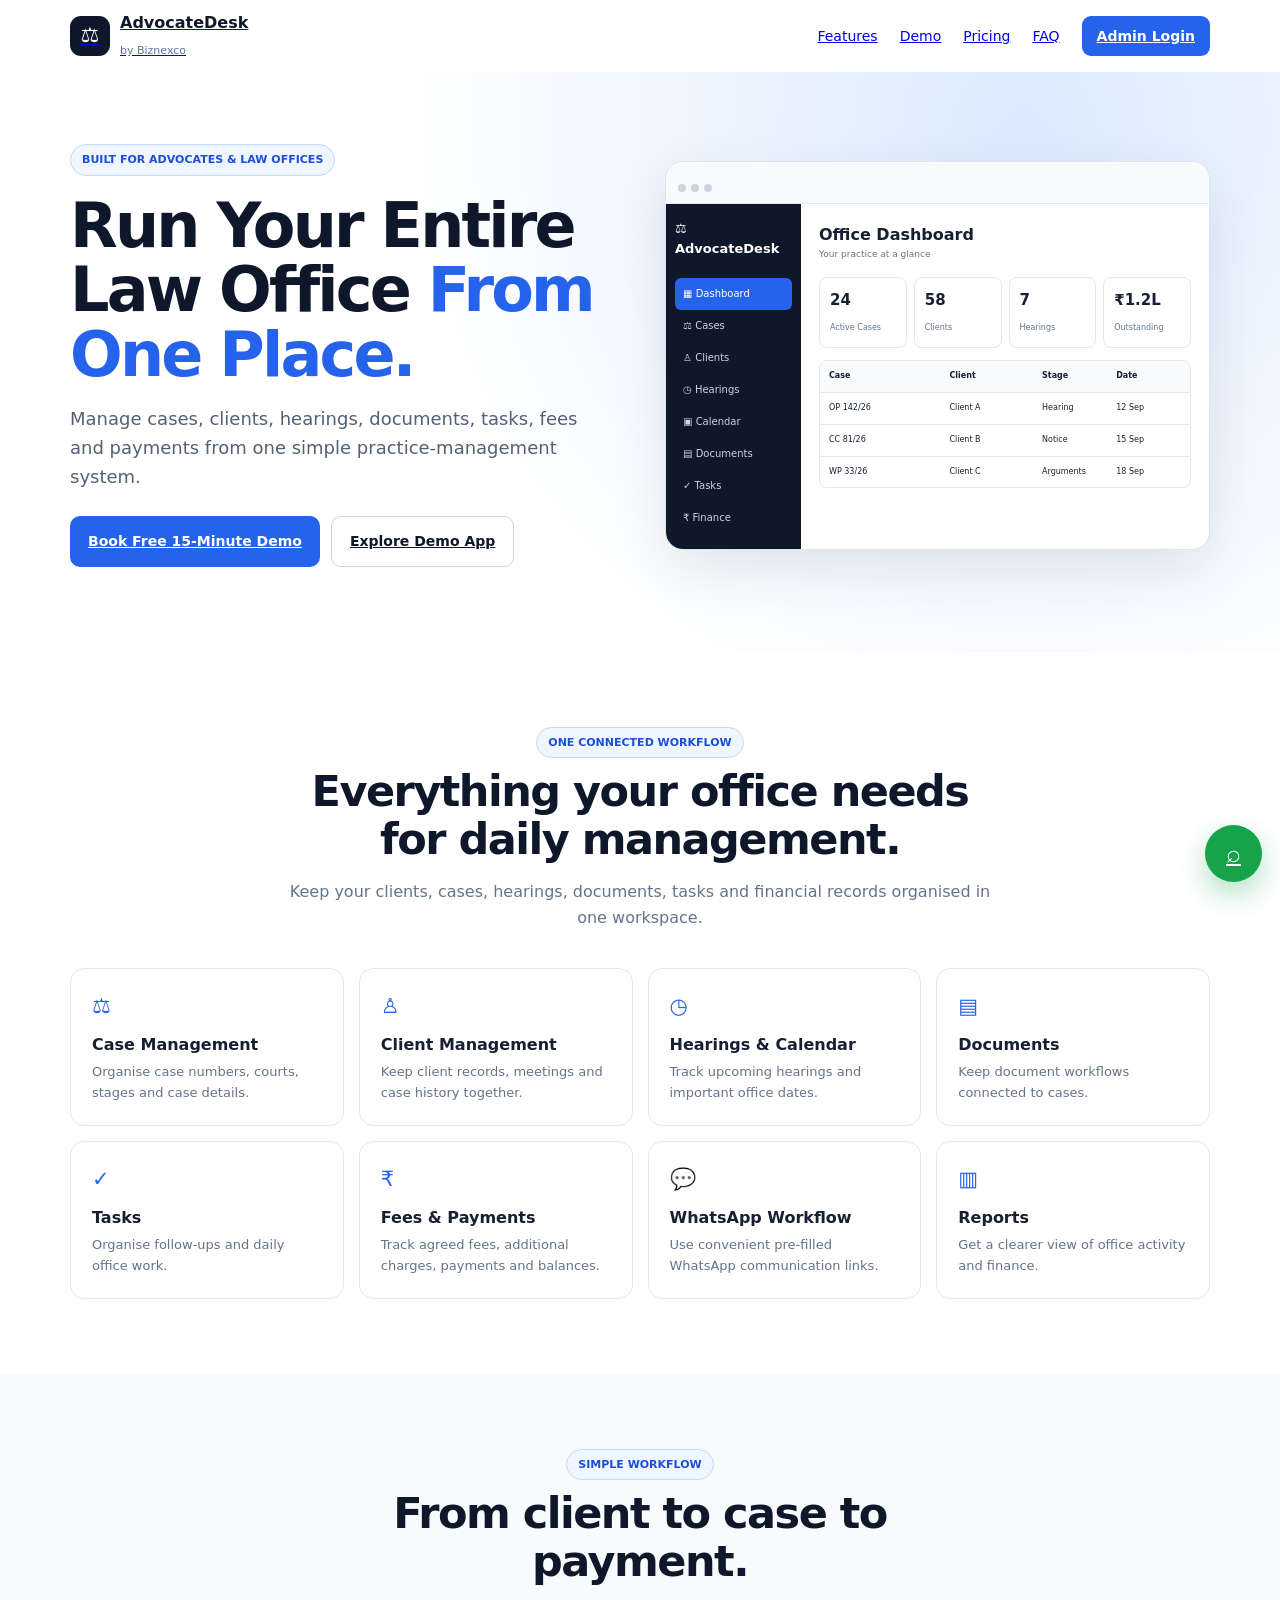
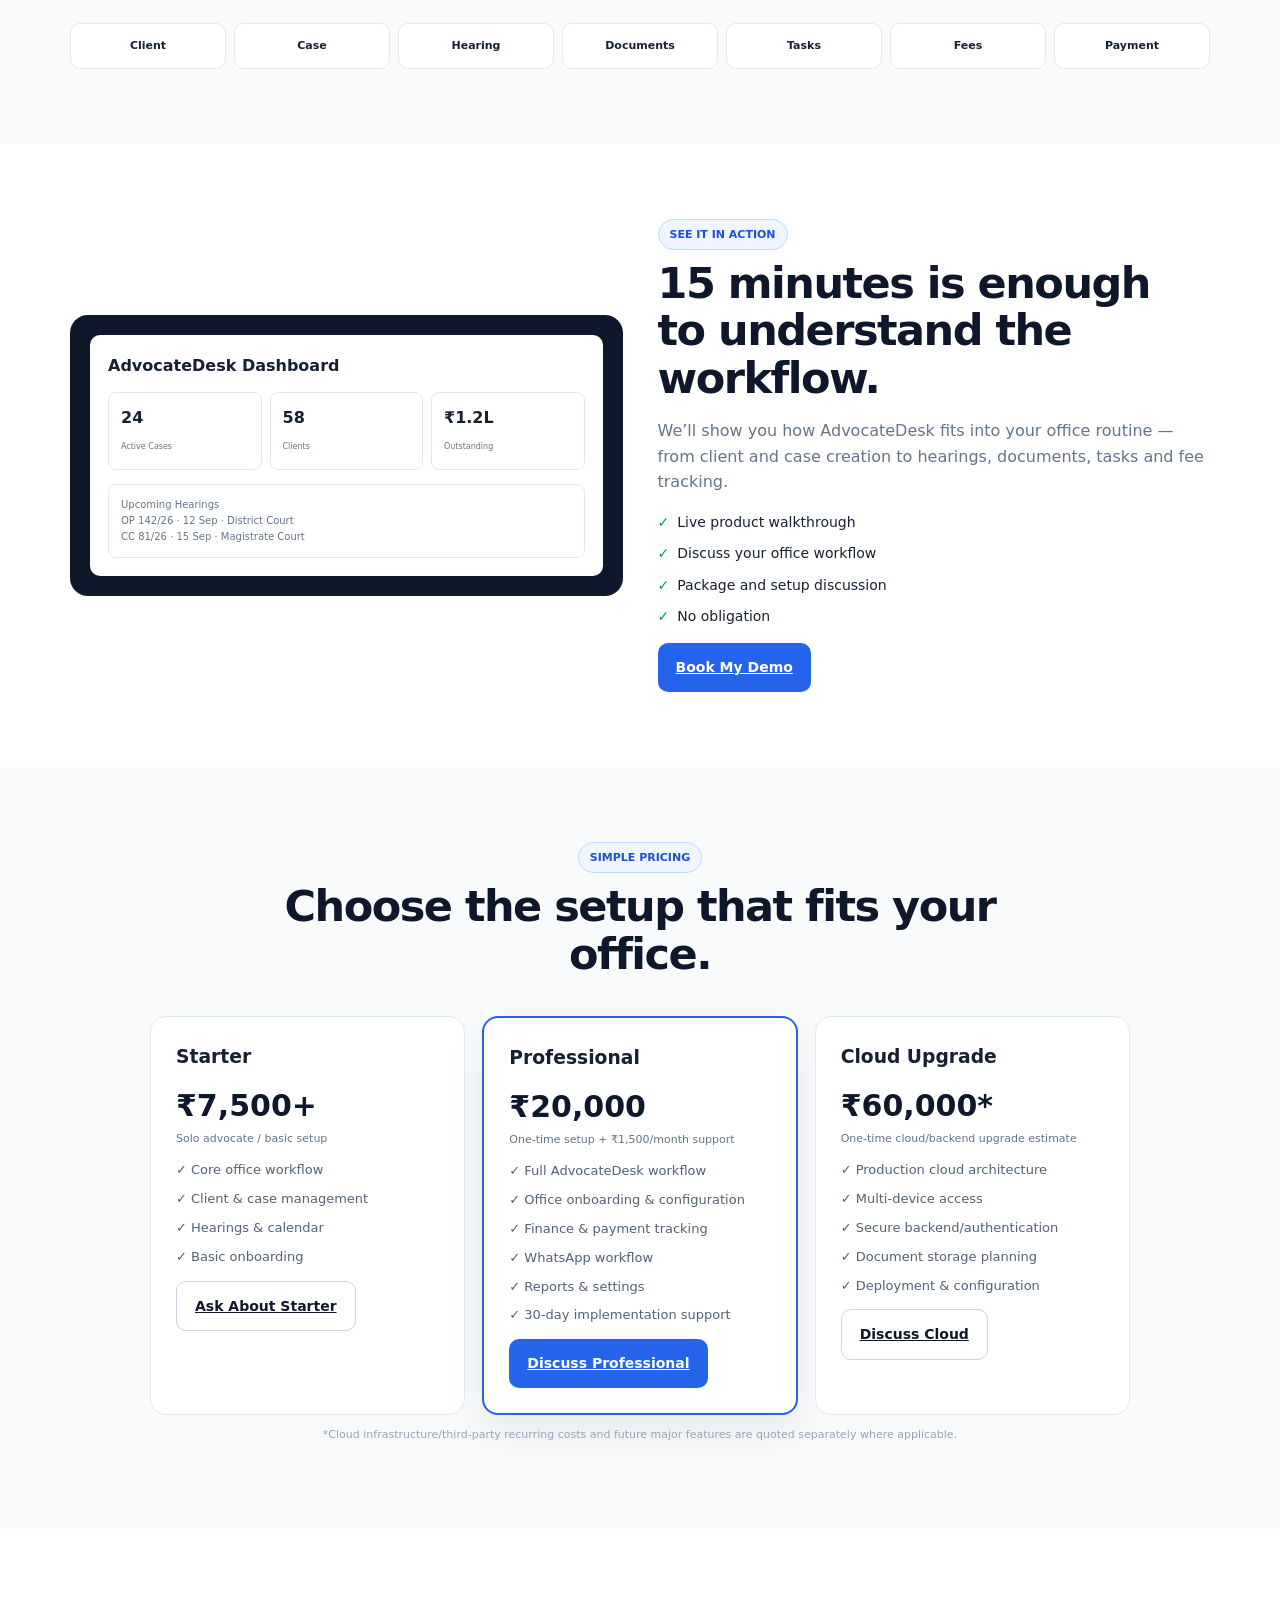
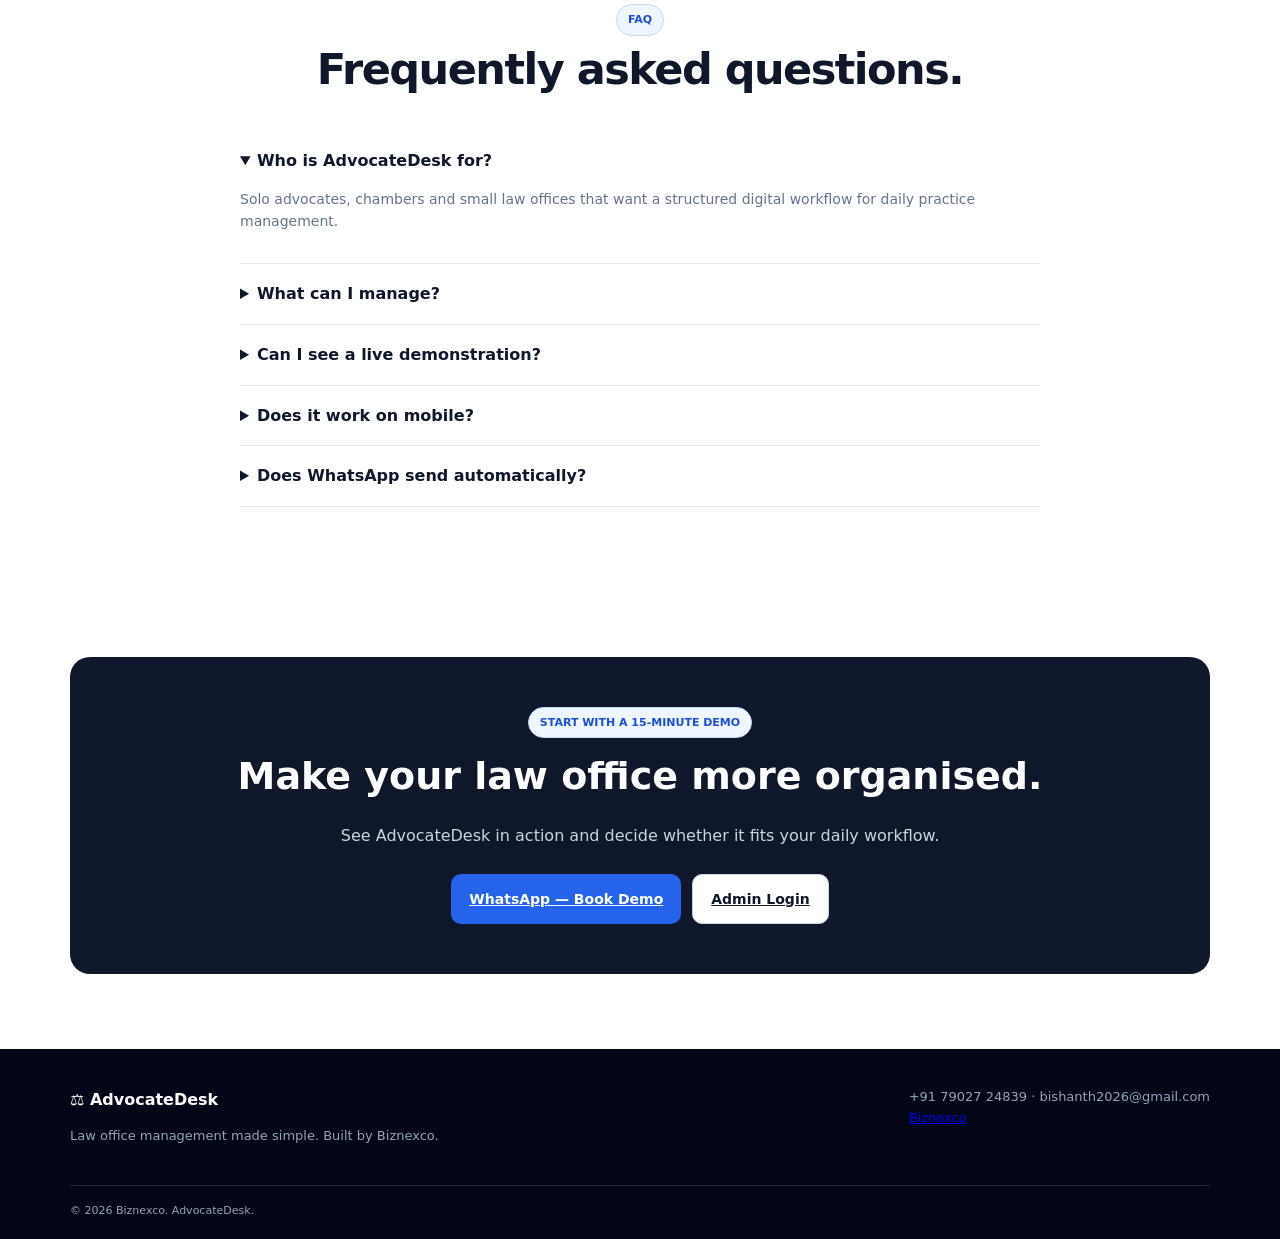
<file: index.html>
<!doctype html><html lang="en"><head><meta charset="utf-8"><meta name="viewport" content="width=device-width,initial-scale=1"><meta name="description" content="AdvocateDesk by Biznexco — law office management software for advocates."><link rel="canonical" href="https://advocate.biznexco.in/"><title>AdvocateDesk — Law Office Management Software | Biznexco</title><meta http-equiv="refresh" content="0;url=landing.html"><script>location.replace('landing.html')</script></head><body style="font-family:system-ui;text-align:center;padding:50px"><p>Opening AdvocateDesk…</p><p><a href="landing.html">Continue to AdvocateDesk</a></p></body></html>
</file>
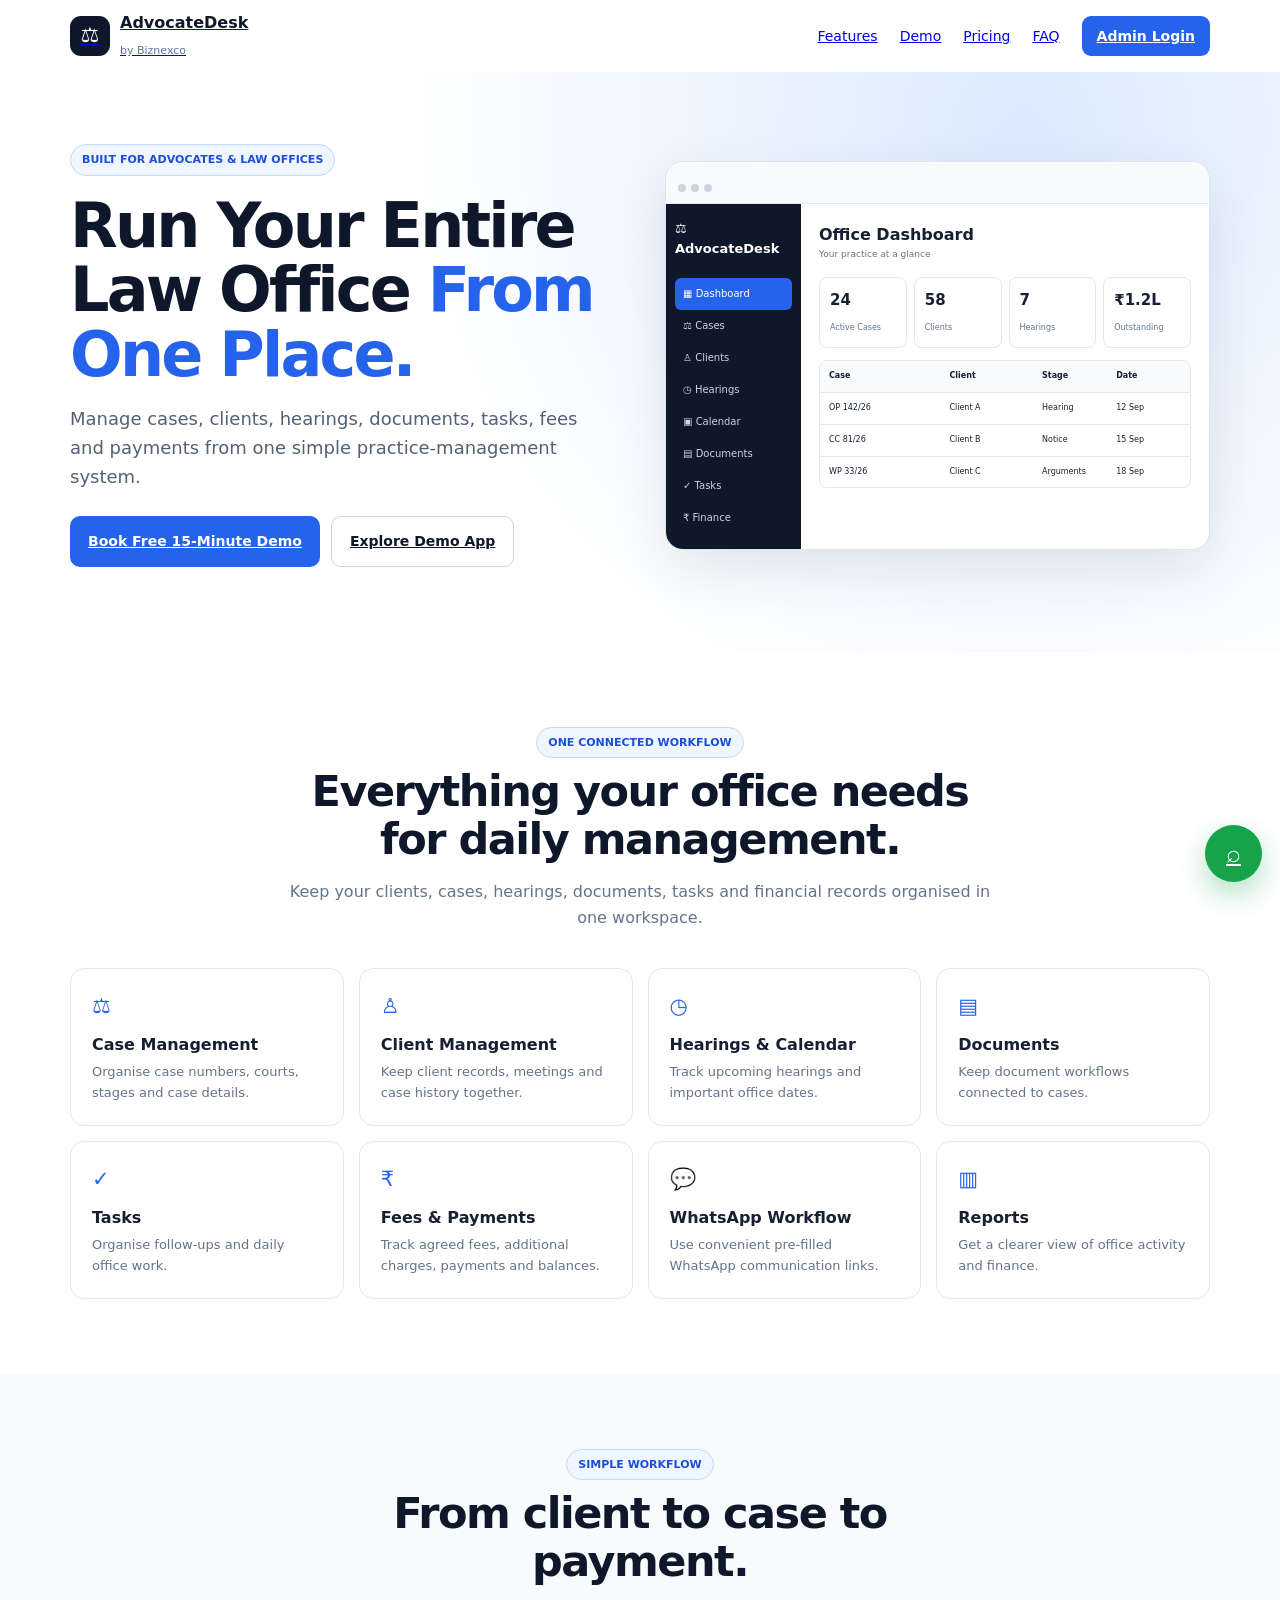
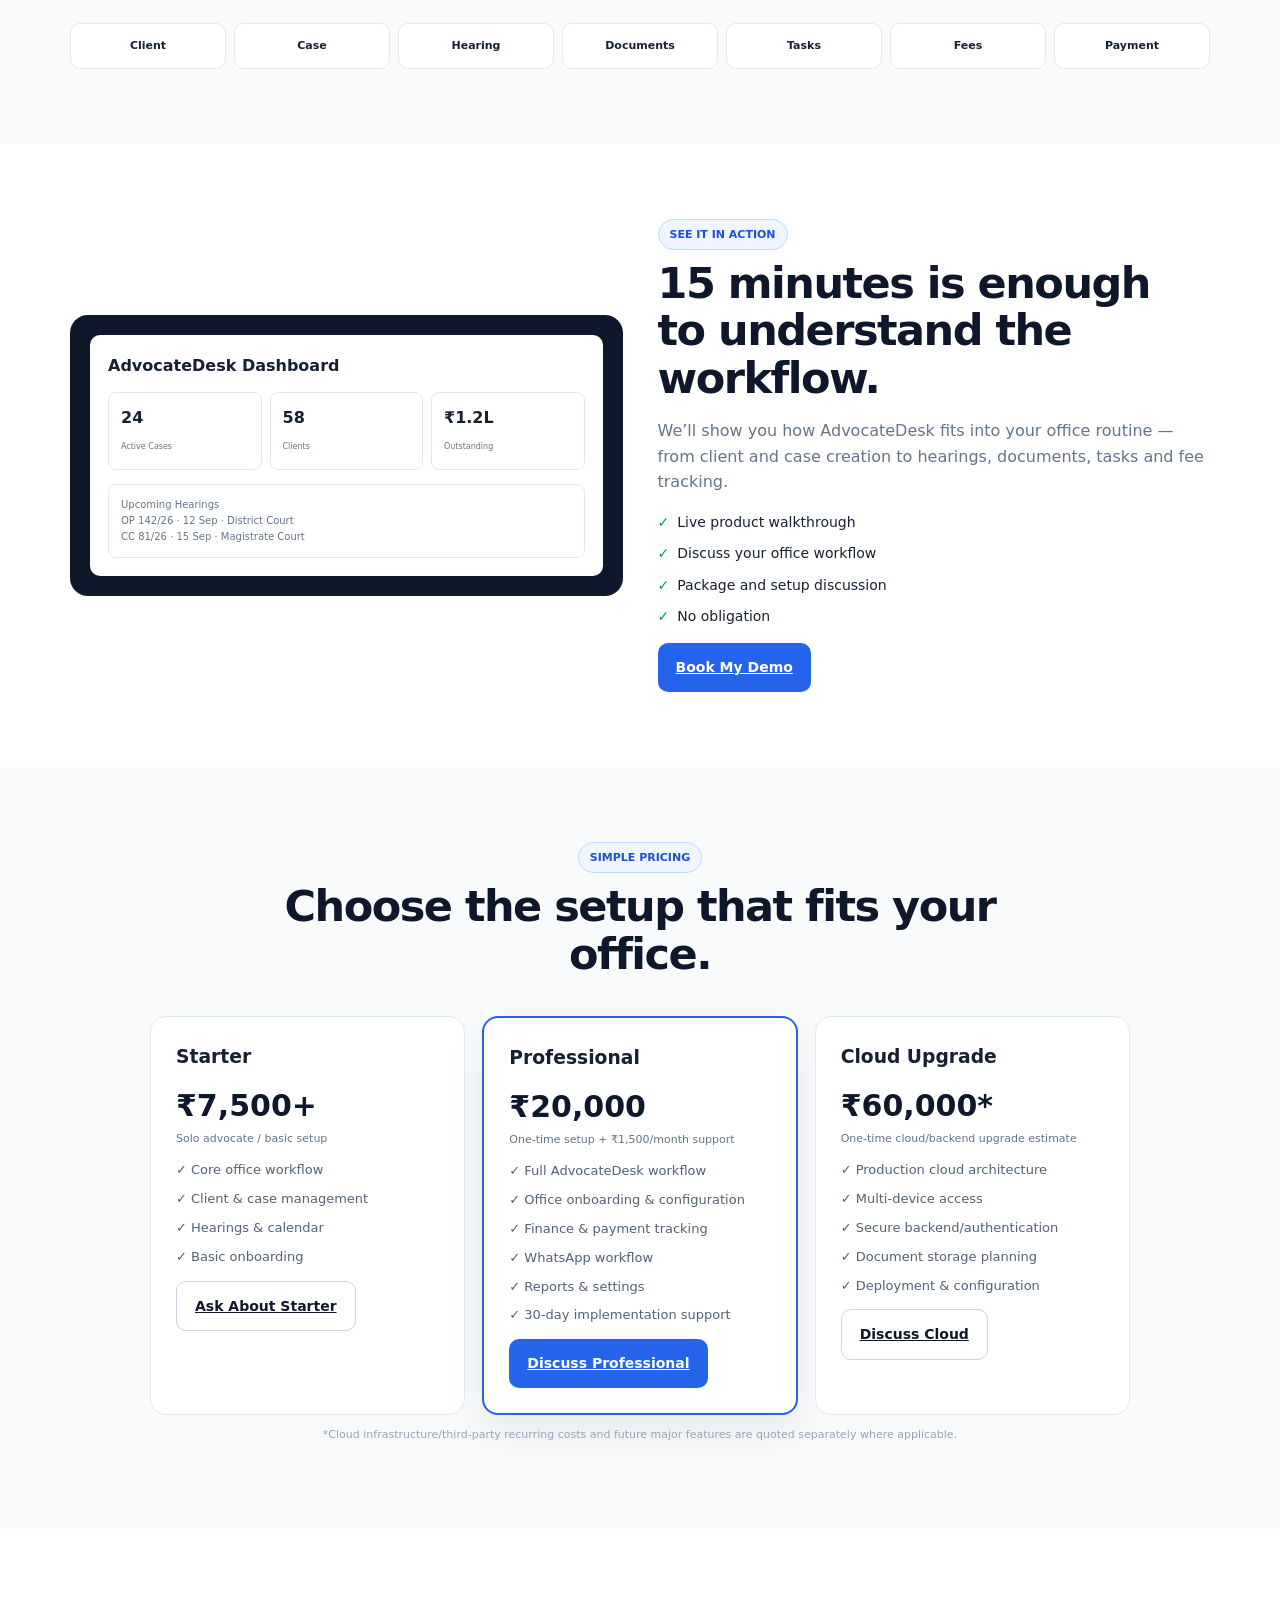
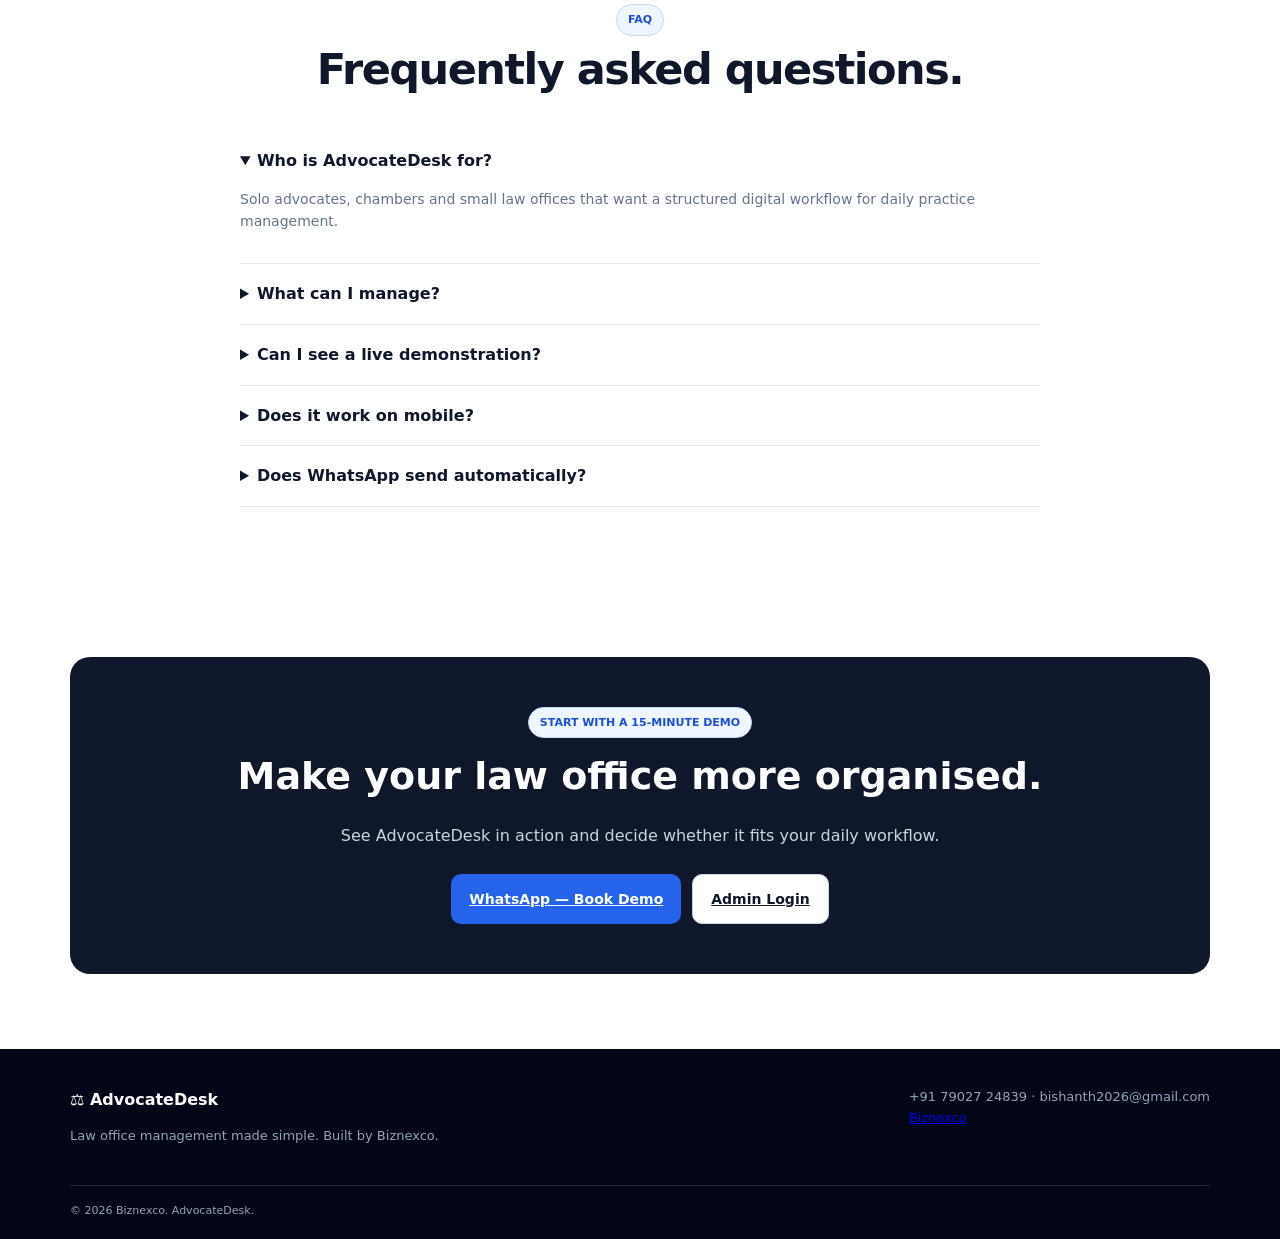
<file: landing.html>
<!doctype html><html lang="en"><head><meta charset="utf-8"><meta name="viewport" content="width=device-width,initial-scale=1,viewport-fit=cover"><meta name="description" content="AdvocateDesk by Biznexco — law office management software for advocates. Manage cases, clients, hearings, documents, tasks, fees and payments in one place."><meta name="keywords" content="advocate case management software India, law office management software, legal practice management software, advocate management software"><link rel="canonical" href="https://advocate.biznexco.in/"><meta property="og:title" content="AdvocateDesk — Law Office Management Made Simple"><meta property="og:description" content="Manage cases, clients, hearings, documents, tasks and fees from one simple dashboard."><title>AdvocateDesk — Law Office Management Software | Biznexco</title><style>:root{--n:#0f172a;--b:#2563eb;--m:#64748b;--l:#e2e8f0;--s:#f8fafc;--g:#059669}*{box-sizing:border-box}html{scroll-behavior:smooth}body{margin:0;font-family:system-ui,-apple-system,Segoe UI,sans-serif;color:#172033;line-height:1.6}.wrap{max-width:1140px;width:calc(100% - 32px);margin:auto}.nav{height:72px;display:flex;align-items:center;justify-content:space-between}.brand{display:flex;gap:10px;align-items:center}.mark{width:40px;height:40px;border-radius:11px;background:var(--n);color:#fff;display:grid;place-items:center;font-size:21px}.brand b{display:block;color:var(--n)}.brand small{color:var(--m);font-size:11px}.links{display:flex;gap:22px;align-items:center;font-size:14px;color:#475569}.login{background:var(--b);color:#fff!important;padding:9px 15px;border-radius:9px;font-weight:700}.hero{padding:72px 0 85px;background:radial-gradient(circle at 80% 10%,#dbeafe,#fff 55%)}.grid{display:grid;grid-template-columns:1fr 1fr;gap:50px;align-items:center}.tag{display:inline-block;padding:6px 11px;border:1px solid #bfdbfe;background:#eff6ff;color:#1d4ed8;border-radius:99px;font-size:11px;font-weight:800;text-transform:uppercase}.hero h1{font-size:clamp(40px,5vw,62px);line-height:1.04;letter-spacing:-.045em;color:var(--n);margin:18px 0}.hero h1 span{color:var(--b)}.hero p{font-size:18px;color:#526176}.buttons{display:flex;gap:11px;flex-wrap:wrap;margin-top:25px}.btn{display:inline-flex;align-items:center;justify-content:center;padding:13px 18px;border-radius:10px;font-weight:800;font-size:14px}.primary{background:var(--b);color:#fff}.outline{border:1px solid #cbd5e1;background:#fff;color:var(--n)}.shot{border:1px solid #dbe4ef;border-radius:18px;background:#fff;box-shadow:0 20px 55px #0f172a18;overflow:hidden}.bar{height:42px;background:#f8fafc;border-bottom:1px solid var(--l);padding:12px}.bar i{display:inline-block;width:8px;height:8px;border-radius:50%;background:#cbd5e1;margin-right:5px}.dash{display:grid;grid-template-columns:135px 1fr;min-height:330px}.side{background:var(--n);color:#cbd5e1;padding:15px 9px;font-size:10px}.side b{color:#fff;display:block;margin-bottom:18px;font-size:13px}.side div{padding:8px;border-radius:6px}.side .on{background:var(--b);color:#fff}.main{padding:18px}.cards{display:grid;grid-template-columns:repeat(4,1fr);gap:7px;margin-top:15px}.card{border:1px solid var(--l);border-radius:8px;padding:10px}.card b{display:block;font-size:15px}.card small{font-size:8px;color:var(--m)}.rows{margin-top:12px;border:1px solid var(--l);border-radius:8px;overflow:hidden}.row{display:grid;grid-template-columns:1.3fr 1fr .8fr .7fr;padding:9px;border-bottom:1px solid var(--l);font-size:8px}.row:last-child{border:0}.head{background:#f8fafc;font-weight:800}.section{padding:75px 0}.alt{background:var(--s)}.center{text-align:center;max-width:720px;margin:0 auto 38px}.center h2,.copy h2{font-size:clamp(30px,4vw,43px);line-height:1.1;letter-spacing:-.035em;color:var(--n);margin:10px 0}.center p,.copy p{color:var(--m)}.features{display:grid;grid-template-columns:repeat(4,1fr);gap:15px}.feature{padding:21px;background:#fff;border:1px solid var(--l);border-radius:14px}.ico{font-size:21px;color:var(--b)}.feature h3{font-size:16px;margin:8px 0 5px}.feature p{font-size:13px;color:var(--m);margin:0}.flow{display:grid;grid-template-columns:repeat(7,1fr);gap:8px}.step{background:#fff;border:1px solid var(--l);border-radius:10px;padding:13px 5px;text-align:center;font-size:11px;font-weight:800}.demo{display:grid;grid-template-columns:1fr 1fr;gap:35px;align-items:center}.demo-box{background:var(--n);border-radius:18px;padding:20px}.demo-inner{background:#fff;border-radius:10px;padding:18px}.demo-inner .mini{display:grid;grid-template-columns:repeat(3,1fr);gap:8px}.mini div{border:1px solid var(--l);border-radius:8px;padding:12px}.mini b{display:block}.mini small{font-size:8px;color:var(--m)}.checks{list-style:none;padding:0}.checks li{margin:9px 0;font-size:14px}.checks li:before{content:'✓';color:var(--g);font-weight:900;margin-right:8px}.pricing{display:grid;grid-template-columns:repeat(3,1fr);gap:17px;max-width:980px;margin:auto}.price{border:1px solid var(--l);border-radius:16px;padding:25px;background:#fff}.price.recommended{border:2px solid var(--b);box-shadow:0 16px 40px #0f172a12}.price h3{margin:0}.amount{font-size:30px;font-weight:900;color:var(--n);margin:10px 0 0}.note{font-size:11px;color:var(--m)}.price ul{padding-left:0;list-style:none;color:#526176;font-size:13px}.price li{margin:8px 0}.faq{max-width:800px;margin:auto}.faq details{border-bottom:1px solid var(--l);padding:17px 0}.faq summary{font-weight:800;cursor:pointer;color:var(--n)}.faq p{color:var(--m);font-size:14px}.cta{background:var(--n);color:#fff;border-radius:20px;text-align:center;padding:50px 25px}.cta h2{color:#fff;font-size:38px;margin:8px}.cta p{color:#cbd5e1}.footer{background:#020617;color:#94a3b8;padding:38px 0 20px}.foot{display:flex;justify-content:space-between;gap:20px;flex-wrap:wrap}.wa{position:fixed;right:18px;bottom:18px;width:57px;height:57px;border-radius:50%;background:#16a34a;color:#fff;display:grid;place-items:center;font-size:25px;box-shadow:0 12px 30px #16a34a55;z-index:10}@media(max-width:850px){.grid,.demo{grid-template-columns:1fr}.features{grid-template-columns:repeat(2,1fr)}.pricing{grid-template-columns:1fr}.links a:not(.login){display:none}.flow{grid-template-columns:repeat(2,1fr)}.hero{padding-top:48px}}@media(max-width:560px){.wrap{width:calc(100% - 22px)}.hero h1{font-size:40px}.hero p{font-size:16px}.features{grid-template-columns:1fr}.dash{grid-template-columns:88px 1fr}.side{font-size:8px}.cards{grid-template-columns:repeat(2,1fr)}.row{grid-template-columns:1fr 1fr}.section{padding:55px 0}.cta h2{font-size:30px}}</style><script type="application/ld+json">{"@context":"https://schema.org","@type":"SoftwareApplication","name":"AdvocateDesk","applicationCategory":"BusinessApplication","operatingSystem":"Web","description":"Law office management software for advocates.","brand":{"@type":"Brand","name":"Biznexco"},"url":"https://advocate.biznexco.in/"}</script></head><body><header><div class="wrap nav"><a class="brand" href="#top"><div class="mark">⚖</div><div><b>AdvocateDesk</b><small>by Biznexco</small></div></a><nav class="links"><a href="#features">Features</a><a href="#demo">Demo</a><a href="#pricing">Pricing</a><a href="#faq">FAQ</a><a class="login" href="admin-login.html">Admin Login</a></nav></div></header><main id="top"><section class="hero"><div class="wrap grid"><div><span class="tag">Built for advocates & law offices</span><h1>Run Your Entire Law Office <span>From One Place.</span></h1><p>Manage cases, clients, hearings, documents, tasks, fees and payments from one simple practice-management system.</p><div class="buttons"><a class="btn primary" href="https://wa.me/917902724839?text=Hello%20Biznexco%2C%20I%20would%20like%20a%20free%2015-minute%20AdvocateDesk%20demo." target="_blank" rel="noopener">Book Free 15-Minute Demo</a><a class="btn outline" href="app.html">Explore Demo App</a></div></div><div class="shot"><div class="bar"><i></i><i></i><i></i></div><div class="dash"><div class="side"><b>⚖ AdvocateDesk</b><div class="on">▦ Dashboard</div><div>⚖ Cases</div><div>♙ Clients</div><div>◷ Hearings</div><div>▣ Calendar</div><div>▤ Documents</div><div>✓ Tasks</div><div>₹ Finance</div></div><div class="main"><strong>Office Dashboard</strong><div style="font-size:9px;color:#64748b">Your practice at a glance</div><div class="cards"><div class="card"><b>24</b><small>Active Cases</small></div><div class="card"><b>58</b><small>Clients</small></div><div class="card"><b>7</b><small>Hearings</small></div><div class="card"><b>₹1.2L</b><small>Outstanding</small></div></div><div class="rows"><div class="row head"><span>Case</span><span>Client</span><span>Stage</span><span>Date</span></div><div class="row"><span>OP 142/26</span><span>Client A</span><span>Hearing</span><span>12 Sep</span></div><div class="row"><span>CC 81/26</span><span>Client B</span><span>Notice</span><span>15 Sep</span></div><div class="row"><span>WP 33/26</span><span>Client C</span><span>Arguments</span><span>18 Sep</span></div></div></div></div></div></div></section><section class="section" id="features"><div class="wrap"><div class="center"><span class="tag">One connected workflow</span><h2>Everything your office needs for daily management.</h2><p>Keep your clients, cases, hearings, documents, tasks and financial records organised in one workspace.</p></div><div class="features"><div class="feature"><div class="ico">⚖</div><h3>Case Management</h3><p>Organise case numbers, courts, stages and case details.</p></div><div class="feature"><div class="ico">♙</div><h3>Client Management</h3><p>Keep client records, meetings and case history together.</p></div><div class="feature"><div class="ico">◷</div><h3>Hearings & Calendar</h3><p>Track upcoming hearings and important office dates.</p></div><div class="feature"><div class="ico">▤</div><h3>Documents</h3><p>Keep document workflows connected to cases.</p></div><div class="feature"><div class="ico">✓</div><h3>Tasks</h3><p>Organise follow-ups and daily office work.</p></div><div class="feature"><div class="ico">₹</div><h3>Fees & Payments</h3><p>Track agreed fees, additional charges, payments and balances.</p></div><div class="feature"><div class="ico">💬</div><h3>WhatsApp Workflow</h3><p>Use convenient pre-filled WhatsApp communication links.</p></div><div class="feature"><div class="ico">▥</div><h3>Reports</h3><p>Get a clearer view of office activity and finance.</p></div></div></div></section><section class="section alt"><div class="wrap"><div class="center"><span class="tag">Simple workflow</span><h2>From client to case to payment.</h2></div><div class="flow"><div class="step">Client</div><div class="step">Case</div><div class="step">Hearing</div><div class="step">Documents</div><div class="step">Tasks</div><div class="step">Fees</div><div class="step">Payment</div></div></div></section><section class="section" id="demo"><div class="wrap demo"><div class="demo-box"><div class="demo-inner"><strong>AdvocateDesk Dashboard</strong><div class="mini" style="margin-top:14px"><div><b>24</b><small>Active Cases</small></div><div><b>58</b><small>Clients</small></div><div><b>₹1.2L</b><small>Outstanding</small></div></div><div style="margin-top:14px;padding:12px;border:1px solid #e2e8f0;border-radius:8px;font-size:10px;color:#64748b">Upcoming Hearings<br>OP 142/26 · 12 Sep · District Court<br>CC 81/26 · 15 Sep · Magistrate Court</div></div></div><div class="copy"><span class="tag">See it in action</span><h2>15 minutes is enough to understand the workflow.</h2><p>We’ll show you how AdvocateDesk fits into your office routine — from client and case creation to hearings, documents, tasks and fee tracking.</p><ul class="checks"><li>Live product walkthrough</li><li>Discuss your office workflow</li><li>Package and setup discussion</li><li>No obligation</li></ul><a class="btn primary" href="https://wa.me/917902724839?text=Hello%20Biznexco%2C%20I%20want%20to%20book%20a%20free%2015-minute%20AdvocateDesk%20demo." target="_blank" rel="noopener">Book My Demo</a></div></div></section><section class="section alt" id="pricing"><div class="wrap"><div class="center"><span class="tag">Simple pricing</span><h2>Choose the setup that fits your office.</h2></div><div class="pricing"><div class="price"><h3>Starter</h3><div class="amount">₹7,500+</div><div class="note">Solo advocate / basic setup</div><ul><li>✓ Core office workflow</li><li>✓ Client & case management</li><li>✓ Hearings & calendar</li><li>✓ Basic onboarding</li></ul><a class="btn outline" href="https://wa.me/917902724839?text=Hello%20Biznexco%2C%20please%20share%20AdvocateDesk%20Starter%20details." target="_blank" rel="noopener">Ask About Starter</a></div><div class="price recommended"><h3>Professional</h3><div class="amount">₹20,000</div><div class="note">One-time setup + ₹1,500/month support</div><ul><li>✓ Full AdvocateDesk workflow</li><li>✓ Office onboarding & configuration</li><li>✓ Finance & payment tracking</li><li>✓ WhatsApp workflow</li><li>✓ Reports & settings</li><li>✓ 30-day implementation support</li></ul><a class="btn primary" href="https://wa.me/917902724839?text=Hello%20Biznexco%2C%20I%20am%20interested%20in%20AdvocateDesk%20Professional." target="_blank" rel="noopener">Discuss Professional</a></div><div class="price"><h3>Cloud Upgrade</h3><div class="amount">₹60,000*</div><div class="note">One-time cloud/backend upgrade estimate</div><ul><li>✓ Production cloud architecture</li><li>✓ Multi-device access</li><li>✓ Secure backend/authentication</li><li>✓ Document storage planning</li><li>✓ Deployment & configuration</li></ul><a class="btn outline" href="https://wa.me/917902724839?text=Hello%20Biznexco%2C%20please%20share%20AdvocateDesk%20Cloud%20Upgrade%20details." target="_blank" rel="noopener">Discuss Cloud</a></div></div><p style="text-align:center;color:#94a3b8;font-size:11px">*Cloud infrastructure/third-party recurring costs and future major features are quoted separately where applicable.</p></div></section><section class="section" id="faq"><div class="wrap"><div class="center"><span class="tag">FAQ</span><h2>Frequently asked questions.</h2></div><div class="faq"><details open><summary>Who is AdvocateDesk for?</summary><p>Solo advocates, chambers and small law offices that want a structured digital workflow for daily practice management.</p></details><details><summary>What can I manage?</summary><p>Clients, cases, hearings, calendar activities, documents, tasks, fees, payments and reports.</p></details><details><summary>Can I see a live demonstration?</summary><p>Yes. Book a free 15-minute demo and we’ll walk through the workflow.</p></details><details><summary>Does it work on mobile?</summary><p>The interface is responsive for desktop and mobile use. Production multi-device/cloud deployment can be provided as an upgrade.</p></details><details><summary>Does WhatsApp send automatically?</summary><p>The current workflow uses user-clicked, pre-filled WhatsApp links. Automatic WhatsApp Business API messaging is a separate future integration.</p></details></div></div></section><section class="section"><div class="wrap"><div class="cta"><span class="tag">Start with a 15-minute demo</span><h2>Make your law office more organised.</h2><p>See AdvocateDesk in action and decide whether it fits your daily workflow.</p><div class="buttons" style="justify-content:center"><a class="btn primary" href="https://wa.me/917902724839?text=Hello%20Biznexco%2C%20I%20want%20a%20free%2015-minute%20AdvocateDesk%20demo." target="_blank" rel="noopener">WhatsApp — Book Demo</a><a class="btn outline" href="admin-login.html">Admin Login</a></div></div></div></section></main><footer class="footer"><div class="wrap foot"><div><b style="color:#fff">⚖ AdvocateDesk</b><p style="font-size:13px">Law office management made simple. Built by Biznexco.</p></div><div style="font-size:13px">+91 79027 24839 · bishanth2026@gmail.com<br><a href="https://biznexco.in" target="_blank" rel="noopener">Biznexco</a></div></div><div class="wrap" style="border-top:1px solid #1e293b;margin-top:25px;padding-top:16px;font-size:11px">© 2026 Biznexco. AdvocateDesk.</div></footer><a class="wa" href="https://wa.me/917902724839?text=Hello%20Biznexco%2C%20I%20would%20like%20a%20free%2015-minute%20AdvocateDesk%20demo." target="_blank" rel="noopener" aria-label="Book demo on WhatsApp">⌕</a><script>
/* Keep Supabase recovery callbacks on the dedicated password-reset page. */
(function(){
  var hash=window.location.hash||"",query=window.location.search||"";
  var params=new URLSearchParams(query),hashParams=new URLSearchParams(hash.replace(/^#/,""));
  var recovery=hashParams.get("type")==="recovery"||hashParams.has("access_token")||hashParams.has("refresh_token")||params.has("code")||params.has("error_code")||params.has("error_description");
  if(recovery){
    var target=new URL("reset-password.html",window.location.href);
    target.search=query;target.hash=hash;
    window.location.replace(target.href);
  }
})();
</script>
</body></html>
</file>
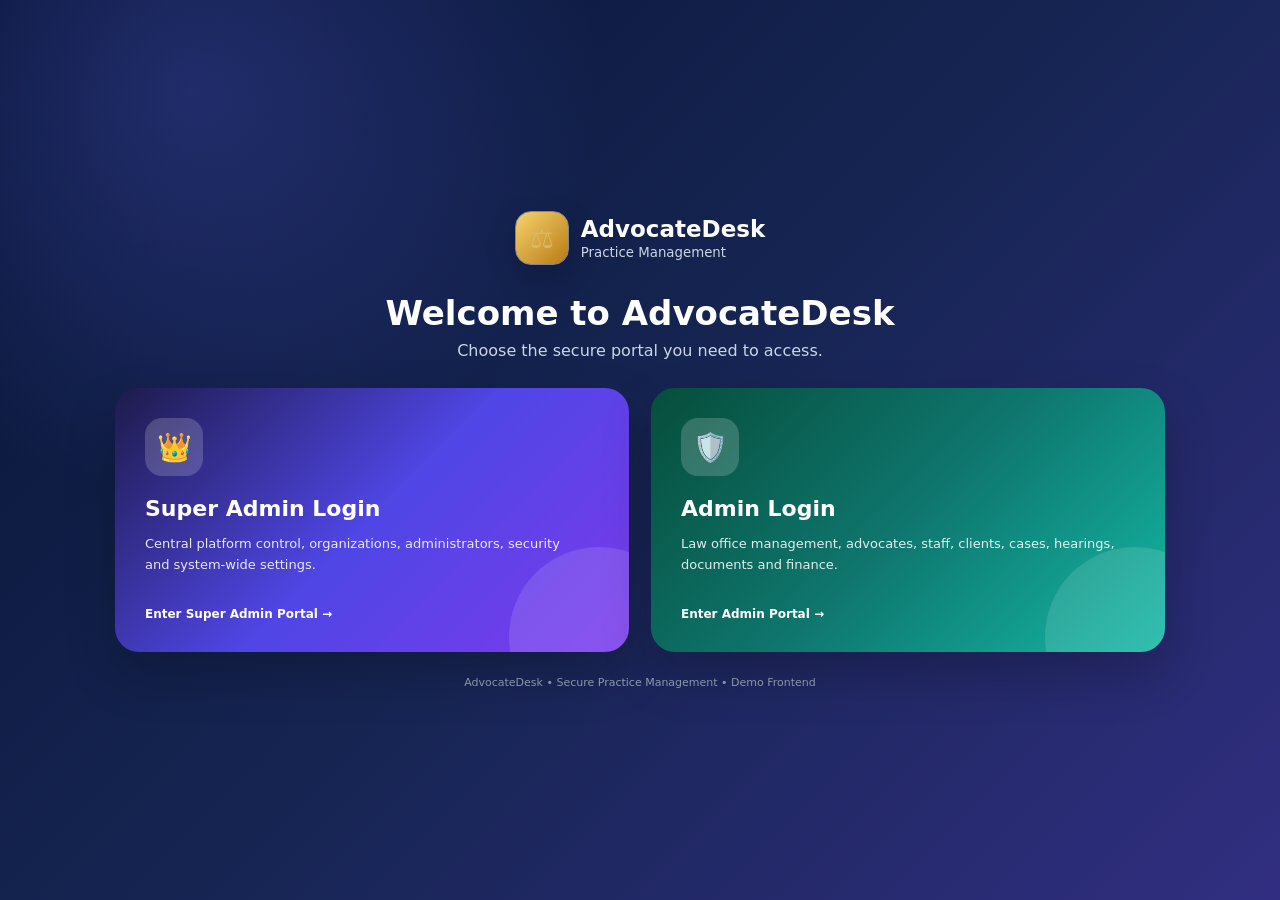
<file: login.html>
<!DOCTYPE html><html lang="en"><head><meta charset="UTF-8"><meta name="viewport" content="width=device-width,initial-scale=1.0"><title>AdvocateDesk — Secure Login</title><link rel="stylesheet" href="styles.css"></head><body class="login-page">
<div class="login-shell"><div class="login-brand"><div class="brand-mark">⚖</div><div><strong>AdvocateDesk</strong><small>Practice Management</small></div></div>
<div class="login-intro"><h1>Welcome to AdvocateDesk</h1><p>Choose the secure portal you need to access.</p></div>
<div class="portal-grid"><a class="portal-card super" href="super-admin-login.html"><span class="portal-icon">👑</span><h2>Super Admin Login</h2><p>Central platform control, organizations, administrators, security and system-wide settings.</p><span class="portal-link">Enter Super Admin Portal →</span></a>
<a class="portal-card admin" href="admin-login.html"><span class="portal-icon">🛡️</span><h2>Admin Login</h2><p>Law office management, advocates, staff, clients, cases, hearings, documents and finance.</p><span class="portal-link">Enter Admin Portal →</span></a></div>
<div class="login-footer">AdvocateDesk • Secure Practice Management • Demo Frontend</div></div><script src="auth.js?v=20261009-superadmin-workspace-fix"></script></body></html>
</file>
<file: styles.css>
:root{
--navy:#172554;--navy2:#1e3a8a;--ink:#18243a;--muted:#667085;--line:#dce4f0;--bg:#eef4fb;--white:#fff;
--accent:#c58b2b;--green:#138a5b;--red:#d44747;--blue:#356ae6;--purple:#4f7df3;--teal:#078b8b;--orange:#e68a2e;
--soft-blue:#e8f1ff;--soft-gold:#fff4dc;--soft-green:#e6f7ef;--soft-purple:#e8f1ff;--soft-teal:#e5f8f7;--soft-orange:#fff0df;
--shadow:0 10px 30px rgba(30,58,138,.09)
}
*{box-sizing:border-box}body{margin:0;font-family:Inter,ui-sans-serif,system-ui,-apple-system,BlinkMacSystemFont,"Segoe UI",sans-serif;background:linear-gradient(135deg,#eef4fb 0%,#f8faff 45%,#edf7f6 100%);color:var(--ink)}button,input,select,textarea{font:inherit}button{cursor:pointer}
#app{display:flex;min-height:100vh}.sidebar{width:250px;background:linear-gradient(180deg,#172554 0%,#1e3a8a 55%,#172554 100%);color:#dfe8ff;padding:20px 14px;display:flex;flex-direction:column;position:fixed;inset:0 auto 0 0;z-index:20}.brand{display:flex;align-items:center;gap:11px;padding:5px 10px 26px;color:#fff}.brand-mark{width:38px;height:38px;border:1px solid #7f8795;border-radius:11px;display:grid;place-items:center;color:#d8b76b;font-size:21px}.brand strong{display:block;font-size:15px}.brand small,.profile-mini small{display:block;color:#9da7b7;font-size:11px;margin-top:2px}
nav{display:grid;gap:4px}.nav-item{border:0;background:transparent;color:#aeb8c8;text-align:left;padding:11px 13px;border-radius:9px;display:flex;gap:12px;align-items:center;font-size:13px}.nav-item:hover{background:#1b2535;color:#fff}.nav-item.active{background:linear-gradient(90deg,#3155a6,#28498f);color:#fff;box-shadow:inset 3px 0 var(--accent)}.nav-item span{flex:1}.sidebar-bottom{margin-top:auto}.profile-mini{border-top:1px solid #2c3748;margin-top:14px;padding:15px 8px 3px;display:flex;gap:9px;align-items:center}.avatar{width:34px;height:34px;border-radius:50%;background:#d9b56b;color:#352812;display:grid;place-items:center;font-weight:700}
.main{margin-left:250px;width:calc(100% - 250px)}.topbar{height:68px;background:rgba(255,255,255,.94);border-bottom:1px solid var(--line);display:flex;align-items:center;justify-content:space-between;padding:0 28px;position:sticky;top:0;z-index:10}.search{width:min(520px,55%);display:flex;align-items:center;background:#f4f6f9;border:1px solid #edf0f4;border-radius:10px;padding:0 12px;gap:8px;color:#7d8798}.search input{border:0;outline:0;background:transparent;width:100%;padding:10px 2px;font-size:13px}.top-actions{display:flex;gap:10px;align-items:center}.icon-btn,.user-chip{border:1px solid var(--line);background:#fff;border-radius:9px;padding:9px 12px}.user-chip{font-size:12px}.mobile-menu{display:none}
.content{padding:28px;max-width:1500px;margin:auto}.page-title{display:flex;align-items:flex-start;justify-content:space-between;margin-bottom:22px}.page-title h1{margin:0;font-size:25px;letter-spacing:-.5px}.page-title p{margin:6px 0 0;color:var(--muted);font-size:13px}.primary{border:0;background:var(--navy);color:#fff;border-radius:9px;padding:11px 16px;font-weight:600;font-size:12px}.primary:hover{background:#243047}.secondary{border:1px solid var(--line);background:#fff;border-radius:9px;padding:10px 14px;font-size:12px}
.cards{display:grid;grid-template-columns:repeat(4,1fr);gap:14px;margin-bottom:18px}.stat{background:linear-gradient(145deg,#fff 0%,#f8fbff 100%);border:1px solid var(--line);border-radius:12px;padding:17px;box-shadow:var(--shadow)}.stat-top{display:flex;justify-content:space-between;color:var(--muted);font-size:12px}.stat:nth-child(1){border-top:4px solid var(--blue)}.stat:nth-child(2){border-top:4px solid var(--purple)}.stat:nth-child(3){border-top:4px solid var(--teal)}.stat:nth-child(4){border-top:4px solid var(--orange)}.stat-value{font-size:27px;font-weight:700;margin-top:12px}.stat-foot{font-size:11px;color:var(--green);margin-top:7px}
.grid-2{display:grid;grid-template-columns:1.4fr 1fr;gap:16px}.panel{background:rgba(255,255,255,.96);border:1px solid var(--line);border-radius:12px;box-shadow:var(--shadow);overflow:hidden}.panel-head{padding:15px 17px;border-bottom:1px solid var(--line);background:linear-gradient(90deg,#f4f8ff,#fff,#f4fbfa);display:flex;justify-content:space-between;align-items:center}.panel-head h3{margin:0;font-size:14px}.panel-head span{font-size:11px;color:var(--muted)}.panel-body{padding:0}
table{width:100%;border-collapse:collapse}th,td{text-align:left;padding:12px 15px;border-bottom:1px solid #eef0f3;font-size:12px}th{color:#7a8494;font-weight:600;background:#fbfcfd}tr:last-child td{border-bottom:0}.case-link{font-weight:650;color:#1e3f7a}.muted{color:var(--muted)}.badge{display:inline-flex;padding:4px 8px;border-radius:99px;font-size:10px;font-weight:650;background:#eef2f7;color:#5b6575}.badge.green{background:#e7f7ef;color:#13734f}.badge.blue{background:#e9efff;color:#315bc4}.badge.gold{background:#faf2df;color:#8b6929}.badge.red{background:#fdeaea;color:#a83232}
.list{display:grid}.list-row{padding:13px 16px;border-bottom:1px solid #eef0f3;display:flex;gap:12px;align-items:center}.list-row:last-child{border-bottom:0}.date-box{width:43px;height:43px;border:1px solid var(--line);border-radius:9px;text-align:center;padding-top:5px;background:#fafbfc}.date-box b{display:block;font-size:15px}.date-box small{font-size:9px;color:var(--muted)}.list-main{flex:1}.list-main strong{font-size:12px}.list-main small{display:block;color:var(--muted);margin-top:3px;font-size:10px}
.toolbar{display:flex;gap:9px;align-items:center;margin-bottom:15px}.filter{background:#fff;border:1px solid var(--line);border-radius:9px;padding:9px 12px;font-size:12px}.toolbar .filter:first-child{flex:1}
.empty{padding:45px;text-align:center;color:var(--muted);font-size:13px}.form-grid{display:grid;grid-template-columns:1fr 1fr;gap:13px}.field{display:grid;gap:6px}.field.full{grid-column:1/-1}.field label{font-size:11px;font-weight:650;color:#475467}.field input,.field select,.field textarea{width:100%;border:1px solid #dfe3ea;border-radius:8px;padding:10px;outline:0;background:#fff;font-size:12px}.field textarea{min-height:90px;resize:vertical}.form-actions{display:flex;justify-content:flex-end;gap:9px;margin-top:18px}
.modal{position:fixed;inset:0;background:rgba(15,23,42,.45);display:grid;place-items:center;z-index:50;padding:20px}.hidden{display:none}.modal-card{width:min(650px,100%);background:#fff;border-radius:14px;box-shadow:0 20px 60px rgba(0,0,0,.2);padding:20px}.modal-head{display:flex;justify-content:space-between;align-items:center;margin-bottom:18px}.modal-head h3{margin:0;font-size:17px}.modal-head button{border:0;background:#f1f3f6;border-radius:7px;width:30px;height:30px}
.quick-grid{display:grid;grid-template-columns:repeat(4,1fr);gap:10px}.quick{border:1px solid #d6dbe4;background:linear-gradient(145deg,#fff,#f7faff);border-radius:10px;padding:13px;text-align:left}.quick strong{display:block;font-size:12px;color:#203d78}.quick small{color:var(--muted);font-size:10px}.notice{background:linear-gradient(90deg,#fff5d9,#fffaf0);border:1px solid #f1dfb1;padding:13px 15px;border-radius:10px;color:#745a22;font-size:12px;margin-bottom:16px}
@media(max-width:1000px){.cards{grid-template-columns:repeat(2,1fr)}.grid-2{grid-template-columns:1fr}.quick-grid{grid-template-columns:repeat(2,1fr)}}@media(max-width:720px){.sidebar{transform:translateX(-100%);transition:.2s}.sidebar.open{transform:translateX(0)}.main{margin-left:0;width:100%}.mobile-menu{display:block;border:0;background:transparent;font-size:20px}.topbar{padding:0 15px}.search{width:50%}.user-chip span{display:none}.content{padding:18px}.page-title{gap:12px}.page-title h1{font-size:21px}.cards{grid-template-columns:1fr 1fr}.form-grid{grid-template-columns:1fr}.field.full{grid-column:auto}table{min-width:720px}.panel{overflow:auto}.panel-head{min-width:100%}.quick-grid{grid-template-columns:1fr 1fr}}
@media(max-width:430px){.cards{grid-template-columns:1fr}.search{display:none}.quick-grid{grid-template-columns:1fr}.page-title{display:block}.page-title .primary{margin-top:12px}}

/* Colorful professional UI accents */
.nav-item:nth-child(1).active{box-shadow:inset 4px 0 #60a5fa}
.nav-item:nth-child(2).active{box-shadow:inset 4px 0 #60a5fa}
.nav-item:nth-child(3).active{box-shadow:inset 4px 0 #2dd4bf}
.nav-item:nth-child(4).active{box-shadow:inset 4px 0 #fbbf24}
.nav-item:nth-child(5).active{box-shadow:inset 4px 0 #fb923c}
.nav-item:nth-child(6).active{box-shadow:inset 4px 0 #38bdf8}
.nav-item:nth-child(7).active{box-shadow:inset 4px 0 #4ade80}
.nav-item:nth-child(8).active{box-shadow:inset 4px 0 #f472b6}
.nav-item:nth-child(9).active{box-shadow:inset 4px 0 #60a5fa}
.nav-item:nth-child(10).active{box-shadow:inset 4px 0 #94a3b8}
.nav-item:hover{background:rgba(255,255,255,.11);transform:translateX(2px)}
.nav-item{transition:.18s ease}
.primary{background:linear-gradient(135deg,#172554,#3155a6);box-shadow:0 5px 14px rgba(23,37,84,.18)}
.primary:hover{background:linear-gradient(135deg,#1e3a8a,#3b5fc0);transform:translateY(-1px)}
.search{background:linear-gradient(90deg,#f2f6ff,#f5fbfa)}
.date-box{background:linear-gradient(145deg,#edf4ff,#fff);border-color:#cddbf0}
.case-link{color:#2455ad}
.avatar{background:linear-gradient(135deg,#f4cf7b,#c58b2b)}
.quick:nth-child(1){border-top:3px solid #356ae6}.quick:nth-child(2){border-top:3px solid #4f7df3}.quick:nth-child(3){border-top:3px solid #078b8b}.quick:nth-child(4){border-top:3px solid #e68a2e}

/* ===== Vibrant dashboard card backgrounds inspired by the requested reference ===== */
.stat{
  position:relative;
  overflow:hidden;
  color:#fff;
  border:0;
  min-height:160px;
  padding:20px;
  box-shadow:0 12px 28px rgba(31,41,55,.12);
}
.stat::after{
  content:"";
  position:absolute;
  width:110px;height:110px;
  right:-28px;bottom:-42px;
  border-radius:50%;
  background:rgba(255,255,255,.14);
  pointer-events:none;
}
.stat::before{
  content:"";
  position:absolute;
  width:65px;height:65px;
  right:48px;top:-28px;
  border-radius:50%;
  background:rgba(255,255,255,.10);
  pointer-events:none;
}
.stat:nth-child(1){background:linear-gradient(135deg,#1677f2 0%,#2f8df5 55%,#1767df 100%);border-top:0}
.stat:nth-child(2){background:linear-gradient(135deg,#6d35df 0%,#7c55e8 55%,#5b32c7 100%);border-top:0}
.stat:nth-child(3){background:linear-gradient(135deg,#13b887 0%,#28c99b 55%,#08a77e 100%);border-top:0}
.stat:nth-child(4){background:linear-gradient(135deg,#f58a16 0%,#ff9f22 55%,#eb6f09 100%);border-top:0}
.stat .stat-top,.stat .stat-foot{color:rgba(255,255,255,.92)}
.stat-value{color:#fff;font-size:30px;position:relative;z-index:1}
.stat-top{position:relative;z-index:1;font-weight:600}
.stat-foot{position:relative;z-index:1}

/* Colorful quick-action tiles */
.quick{position:relative;overflow:hidden;min-height:118px;border:0;padding:15px;box-shadow:0 6px 18px rgba(31,41,55,.06)}
.quick::after{content:"";position:absolute;right:-22px;bottom:-30px;width:78px;height:78px;border-radius:50%;background:rgba(255,255,255,.45)}
.quick:nth-child(1){background:linear-gradient(145deg,#eaf4ff,#d9ebff);border-top:0}
.quick:nth-child(2){background:linear-gradient(145deg,#ebfbf3,#d9f7e9);border-top:0}
.quick:nth-child(3){background:linear-gradient(145deg,#e8f1ff,#dbeafe);border-top:0}
.quick:nth-child(4){background:linear-gradient(145deg,#fff1e7,#ffe3cf);border-top:0}
.quick strong{position:relative;z-index:1}

/* More visual depth for content panels */
.panel{background:rgba(255,255,255,.98);box-shadow:0 12px 30px rgba(30,58,138,.08)}
.panel-head{background:linear-gradient(90deg,#f5f8ff,#fff,#f3fbfa)}
.list-row:nth-child(odd){background:linear-gradient(90deg,#fbfdff,#fff)}
.list-row:hover{background:#f4f8ff}

/* Colorful date badges and status pills */
.list-row:nth-child(1) .date-box{background:linear-gradient(145deg,#e8f1ff,#fff);border-color:#bfdbfe;color:#2563eb}
.list-row:nth-child(2) .date-box{background:linear-gradient(145deg,#e5f2ff,#fff);border-color:#c8defa;color:#1767bd}
.list-row:nth-child(3) .date-box{background:linear-gradient(145deg,#e4fbf3,#fff);border-color:#bdebdc;color:#07855f}
.list-row:nth-child(4) .date-box{background:linear-gradient(145deg,#fff0df,#fff);border-color:#f7d3ad;color:#c96b10}

/* Colorful table header and filters */
th{background:linear-gradient(90deg,#f1f5ff,#f7fbff);color:#526174}
.filter{background:linear-gradient(145deg,#fff,#f5f8ff)}

/* Keep forms professional while adding subtle color */
.modal-card{background:linear-gradient(145deg,#fff 0%,#fbfcff 100%)}
.field input:focus,.field select:focus,.field textarea:focus{border-color:#7aa7f7;box-shadow:0 0 0 3px rgba(53,106,230,.10)}

@media(max-width:720px){
  .stat{min-height:145px}
}

/* ===== Dashboard legal hero banner ===== */
.dashboard-hero{
  position:relative;
  width:100%;
  aspect-ratio:1335/260;
  min-height:0;
  margin:0;
  border-radius:14px;
  background:#0b1735 url("assets/dashboard-legal-banner.png") center center / 100% 100% no-repeat;
  box-shadow:none;
  border:0;
  overflow:hidden;
}
.dashboard-hero:before{display:none !important}
.dashboard-hero:after{display:none !important}
.dashboard-advocate-photo{
  position:absolute !important;
  left:135px !important;
  top:50% !important;
  right:auto !important;
  bottom:auto !important;
  width:158px !important;
  height:158px !important;
  margin:0 !important;
  padding:0 !important;
  border:0 !important;
  border-radius:50% !important;
  background:transparent !important;
  box-shadow:none !important;
  transform:translate(-50%,-50%) !important;
  display:block !important;
  overflow:visible !important;
  z-index:3 !important;
}
.dashboard-advocate-photo img{
  display:block !important;
  width:158px !important;
  height:158px !important;
  min-width:158px !important;
  min-height:158px !important;
  max-width:158px !important;
  max-height:158px !important;
  margin:0 !important;
  padding:4px !important;
  border:4px solid rgba(255,255,255,.98) !important;
  border-radius:50% !important;
  background:#fff !important;
  box-shadow:0 8px 24px rgba(0,0,0,.28) !important;
  object-fit:cover !important;
  object-position:center center !important;
}
.dashboard-advocate-photo:after{display:none !important}
.dashboard-advocate-photo span{display:none !important}

@media(max-width:720px){
  .dashboard-hero:after{display:none}
  .dashboard-hero{
    border-radius:12px;
    background-size:100% 100%;
  }
  .dashboard-hero:before{display:none !important}
  .dashboard-advocate-photo{
    left:72px !important;
    width:100px !important;
    height:100px !important;
  }
  .dashboard-advocate-photo img{
    width:100px !important;
    height:100px !important;
    min-width:100px !important;
    min-height:100px !important;
    max-width:100px !important;
    max-height:100px !important;
    padding:3px !important;
    border-width:3px !important;
  }
}

/* Central administration controls */





.admin-grid{display:grid;grid-template-columns:repeat(2,minmax(0,1fr));gap:18px;margin:18px 0}
.admin-card{position:relative;display:flex;align-items:center;gap:16px;padding:22px;border-radius:18px;color:#fff;box-shadow:0 12px 30px rgba(30,41,59,.12);overflow:hidden}
.admin-card:after{content:"";position:absolute;right:-35px;top:-45px;width:130px;height:130px;border-radius:50%;background:rgba(255,255,255,.12)}
.admin-card-super{background:linear-gradient(135deg,#172554,#4f46e5,#7c3aed)}
.admin-card-admin{background:linear-gradient(135deg,#064e3b,#0f766e,#14b8a6)}
.admin-card-icon{width:52px;height:52px;display:grid;place-items:center;border-radius:15px;background:rgba(255,255,255,.18);font-size:25px;flex:none}
.admin-card h3{margin:0 0 5px;font-size:18px}.admin-card p{margin:0;opacity:.9;font-size:13px;line-height:1.45}
.role-badge{display:inline-flex;align-items:center;border-radius:999px;padding:5px 9px;font-size:10px;font-weight:800;letter-spacing:.04em;background:rgba(99,102,241,.12);color:#4338ca;white-space:nowrap}
.admin-card .role-badge{margin-left:auto;background:rgba(255,255,255,.18);color:#fff}
.admin-control-grid{display:grid;grid-template-columns:repeat(3,minmax(0,1fr));gap:14px;margin-top:18px}
.control-tile{display:flex;flex-direction:column;gap:7px;padding:18px;border:1px solid #e5e7eb;border-radius:16px;background:linear-gradient(135deg,#fff,#f7f8ff);box-shadow:0 6px 18px rgba(15,23,42,.05)}
.control-tile strong{font-size:14px;color:#172554}.control-tile span{font-size:12px;color:#64748b;line-height:1.45}
.status-badge.active{color:#047857;background:#d1fae5}
.central-panel{margin-top:18px}
@media(max-width:850px){.admin-grid,.admin-control-grid{grid-template-columns:1fr}.admin-card{align-items:flex-start}.admin-card .role-badge{position:absolute;right:15px;top:15px}}

/* ===== Secure portal login ===== */
.login-page{min-height:100vh;margin:0;background:radial-gradient(circle at 15% 10%,rgba(99,102,241,.25),transparent 30%),linear-gradient(135deg,#071536,#172554 52%,#312e81);display:flex;align-items:center;justify-content:center;padding:28px;color:#172554}.login-shell{width:min(1050px,100%);text-align:center}.login-brand{display:flex;align-items:center;justify-content:center;gap:12px;color:#fff;margin-bottom:28px}.login-brand .brand-mark{width:54px;height:54px;border-radius:16px;display:grid;place-items:center;background:linear-gradient(135deg,#f7d36b,#b77a16);font-size:27px;box-shadow:0 10px 30px rgba(0,0,0,.18)}.login-brand strong{display:block;text-align:left;font-size:23px}.login-brand small{display:block;text-align:left;color:#cbd5e1;margin-top:3px}.login-intro h1{color:#fff;font-size:34px;margin:0 0 8px}.login-intro p{color:#cbd5e1;margin:0 0 28px}.portal-grid{display:grid;grid-template-columns:1fr 1fr;gap:22px;text-align:left}.portal-card{position:relative;text-decoration:none;color:#fff;padding:30px;border-radius:24px;min-height:255px;overflow:hidden;box-shadow:0 22px 50px rgba(0,0,0,.22);transition:.2s}.portal-card:hover{transform:translateY(-4px)}.portal-card.super{background:linear-gradient(135deg,#1e1b4b,#4f46e5,#7c3aed)}.portal-card.admin{background:linear-gradient(135deg,#064e3b,#0f766e,#14b8a6)}.portal-card:after{content:"";position:absolute;width:180px;height:180px;border-radius:50%;right:-60px;bottom:-75px;background:rgba(255,255,255,.12)}.portal-icon{width:58px;height:58px;display:grid;place-items:center;background:rgba(255,255,255,.18);border-radius:17px;font-size:28px;margin-bottom:20px}.portal-card h2{margin:0 0 9px;font-size:22px}.portal-card p{max-width:440px;line-height:1.6;color:rgba(255,255,255,.88);font-size:13px}.portal-link{display:inline-block;margin-top:18px;font-weight:750;font-size:12px}.login-footer{color:#94a3b8;margin-top:24px;font-size:11px}.portal-login-page{padding:20px}.login-card{width:min(460px,100%);background:rgba(255,255,255,.98);border-radius:24px;padding:30px;box-shadow:0 25px 70px rgba(0,0,0,.3)}.login-card .login-brand{justify-content:flex-start;margin-bottom:25px}.login-card .login-brand strong{color:#172554}.login-card .login-brand small{color:#64748b}.back-login{display:inline-block;color:#64748b;text-decoration:none;font-size:12px;margin-bottom:20px}.login-card h1{font-size:28px;margin:0 0 7px}.login-subtitle{color:#64748b;font-size:13px;margin:0 0 22px}.login-card .field{margin-bottom:15px}.login-submit{width:100%;border:0;border-radius:11px;padding:13px;color:#fff;font-weight:750;cursor:pointer;background:linear-gradient(135deg,#172554,#4f46e5);box-shadow:0 8px 18px rgba(79,70,229,.2)}.admin-login .login-submit{background:linear-gradient(135deg,#065f46,#0f766e)}.login-error{color:#b91c1c;font-size:12px;margin-top:10px;min-height:15px}.demo-credentials{margin-top:20px;background:#f8fafc;border:1px solid #e2e8f0;border-radius:12px;padding:12px;color:#64748b;font-size:11px;line-height:1.6}.demo-credentials strong{color:#334155}@media(max-width:700px){.portal-grid{grid-template-columns:1fr}.login-intro h1{font-size:27px}.portal-card{min-height:auto}.login-card{padding:23px}}

/* Super Admin dashboard banner */
.super-admin-hero{background-image:url("assets/super-admin-banner.png");}

/* =========================================================
   MOBILE-FIRST RESPONSIVE PASS
   Keeps every control readable and touch-friendly on phones.
   ========================================================= */
@media (max-width: 720px){
  body{overflow-x:hidden}
  #app{min-width:0}
  .sidebar{width:min(290px,88vw);padding:16px 12px;box-shadow:18px 0 45px rgba(0,0,0,.24)}
  .main{min-width:0}
  .topbar{height:auto;min-height:60px;padding:10px 12px;gap:9px}
  .mobile-menu{width:42px;height:42px;flex:0 0 42px;border-radius:10px;background:#eef3ff;color:#172554;font-size:21px}
  .search{display:flex;width:auto;flex:1;min-width:0;max-width:none;padding:0 9px}
  .search input{font-size:12px;min-width:0}
  .top-actions{gap:6px;flex:0 0 auto}
  .icon-btn{width:40px;height:40px;padding:0;display:grid;place-items:center}
  .user-chip{height:40px;padding:0 10px;white-space:nowrap}
  .content{padding:14px 12px 24px;max-width:none}
  .page-title{align-items:stretch;margin-bottom:15px;gap:10px}
  .page-title h1{font-size:20px;line-height:1.2}
  .page-title p{font-size:11px;line-height:1.45}
  .page-title .primary{white-space:nowrap;padding:11px 13px;min-height:42px}
  .cards{grid-template-columns:1fr;gap:10px}
  .stat{min-height:112px;padding:16px}
  .stat-value{font-size:25px;margin-top:8px}
  .grid-2{grid-template-columns:1fr;gap:12px}
  .quick-grid{grid-template-columns:1fr 1fr;gap:9px}
  .quick{min-height:100px;padding:12px}
  .quick strong{font-size:12px}
  .quick small{font-size:10px;line-height:1.35}
  .toolbar{display:grid;grid-template-columns:1fr;gap:8px;margin-bottom:11px}
  .toolbar .filter:first-child{width:100%}
  .filter{min-height:42px;font-size:12px;padding:10px}

  /* Convert data tables into readable mobile cards instead of horizontal scrolling. */
  .panel{overflow:hidden}
  .panel-body{overflow:hidden}
  table, table#caseTable, table#clientTable, table#hearingTable, table#taskTable, table#centralControlTable{
    width:100%;min-width:0;display:block;border-collapse:separate;border-spacing:0
  }
  table thead{display:none}
  table tbody{display:block;width:100%}
  table tbody tr{display:block;width:100%;padding:10px 12px;border-bottom:1px solid #e7ebf2;background:#fff}
  table tbody tr:last-child{border-bottom:0}
  table tbody tr:hover{background:#fff}
  table tbody td{display:flex;align-items:flex-start;justify-content:space-between;gap:12px;width:100%;padding:8px 0;border-bottom:1px dashed #e8ebf0;font-size:12px;line-height:1.4;text-align:right;overflow-wrap:anywhere}
  table tbody td:last-child{border-bottom:0;padding-bottom:2px}
  table tbody td::before{content:attr(data-label);font-size:10px;font-weight:700;color:#7a8494;text-align:left;flex:0 0 34%;max-width:42%}
  table tbody td > *{max-width:66%}
  table tbody td .secondary{min-height:38px;padding:8px 12px}

  #caseTable tbody td:nth-child(1)::before{content:"Case"}
  #caseTable tbody td:nth-child(2)::before{content:"Client"}
  #caseTable tbody td:nth-child(3)::before{content:"Court"}
  #caseTable tbody td:nth-child(4)::before{content:"Next Hearing"}
  #caseTable tbody td:nth-child(5)::before{content:"Status"}
  #caseTable tbody td:nth-child(6)::before{content:"Action"}
  #clientTable tbody td:nth-child(1)::before{content:"Client"}
  #clientTable tbody td:nth-child(2)::before{content:"Phone / WhatsApp"}
  #clientTable tbody td:nth-child(3)::before{content:"Email"}
  #clientTable tbody td:nth-child(4)::before{content:"Cases"}
  #clientTable tbody td:nth-child(5)::before{content:"Status"}
  #clientTable tbody td:nth-child(6)::before{content:"Action"}
  #hearingTable tbody td:nth-child(1)::before{content:"Date"}
  #hearingTable tbody td:nth-child(2)::before{content:"Time"}
  #hearingTable tbody td:nth-child(3)::before{content:"Case"}
  #hearingTable tbody td:nth-child(4)::before{content:"Client"}
  #hearingTable tbody td:nth-child(5)::before{content:"Court"}
  #hearingTable tbody td:nth-child(6)::before{content:"Stage"}
  #hearingTable tbody td:nth-child(7)::before{content:"Actions"}
  #taskTable tbody td:nth-child(1)::before{content:"Task"}
  #taskTable tbody td:nth-child(2)::before{content:"Case"}
  #taskTable tbody td:nth-child(3)::before{content:"Due Date"}
  #taskTable tbody td:nth-child(4)::before{content:"Priority"}
  #taskTable tbody td:nth-child(5)::before{content:"Status"}
  #taskTable tbody td:nth-child(6)::before{content:"Action"}
  #centralControlTable tbody td:nth-child(1)::before{content:"Organization"}
  #centralControlTable tbody td:nth-child(2)::before{content:"Administrator"}
  #centralControlTable tbody td:nth-child(3)::before{content:"Status"}
  #centralControlTable tbody td:nth-child(4)::before{content:"Access"}

  #hearingTable tbody td:last-child>div{display:flex!important;justify-content:flex-end;gap:6px;flex-wrap:wrap;max-width:66%}
  #hearingTable tbody td:last-child .secondary{flex:1 1 auto}

  .badge{white-space:nowrap}
  .panel-head{padding:12px 13px;gap:8px;align-items:flex-start}
  .panel-head h3{font-size:13px}
  .panel-head span{font-size:10px;line-height:1.35}
  .panel-head .primary,.panel-head .secondary{min-height:40px;white-space:nowrap}
  .list-row{padding:12px 13px;gap:10px}
  .list-main{min-width:0}
  .list-main strong{font-size:11px;line-height:1.35;display:block;overflow-wrap:anywhere}
  .list-main small{font-size:9px;line-height:1.4}

  .dashboard-hero{width:100%;height:auto;aspect-ratio:1335/220;min-height:72px;background-size:100% 100%;border-radius:10px;margin-bottom:12px}
  .notice{font-size:10px;line-height:1.5;padding:10px 11px}

  .modal{padding:10px;align-items:center}
  .modal-card{width:100%;max-height:92vh;overflow:auto;border-radius:14px;padding:15px}
  .modal-head{position:sticky;top:0;background:inherit;z-index:2;padding-bottom:10px;margin-bottom:12px}
  .modal-head h3{font-size:16px}
  .form-grid{grid-template-columns:1fr;gap:11px}
  .field.full{grid-column:auto}
  .field label{font-size:11px}
  .field input,.field select,.field textarea{min-height:42px;font-size:13px;padding:10px}
  .field textarea{min-height:100px}
  .form-actions{display:grid;grid-template-columns:1fr 1fr;gap:8px;margin-top:14px}
  .form-actions button{width:100%;min-height:44px}

  .admin-grid,.admin-control-grid{grid-template-columns:1fr;gap:10px}
  .admin-card{padding:17px;min-height:130px}
  .admin-card h3{font-size:16px}
  .admin-card p{font-size:11px}
  .control-tile{padding:14px}
}

@media (max-width: 520px){
  .topbar{flex-wrap:wrap}
  .search{order:3;flex-basis:100%;width:100%;height:40px}
  .top-actions{margin-left:auto}
  .user-chip span{display:none}
  .content{padding:12px 10px 22px}
  .page-title{display:flex;flex-direction:column}
  .page-title .primary{align-self:flex-start}
  .quick-grid{grid-template-columns:1fr}
  .quick{min-height:76px;display:flex;align-items:center;justify-content:space-between;gap:12px}
  .quick small{text-align:right}
  .stat{min-height:105px}
  .modal{padding:6px}
  .modal-card{max-height:95vh;padding:13px}
  .form-actions{grid-template-columns:1fr}
}

@media (max-width: 360px){
  .topbar{padding:8px}
  .mobile-menu{width:40px;flex-basis:40px}
  .icon-btn{display:none}
  .content{padding-left:8px;padding-right:8px}
  table tbody tr{padding:9px 10px}
  table tbody td{font-size:11px;gap:8px}
  table tbody td::before{font-size:9px;flex-basis:38%}
  table tbody td > *{max-width:60%}
  .page-title h1{font-size:19px}
}


/* Mobile navigation reliability */
.mobile-overlay{display:none}
@media (max-width:720px){
  body.menu-open{overflow:hidden}
  .sidebar{overflow-y:auto;overscroll-behavior:contain;-webkit-overflow-scrolling:touch}
  .mobile-overlay{display:block;position:fixed;inset:0;background:rgba(15,23,42,.42);backdrop-filter:blur(1px);z-index:55;opacity:0;visibility:hidden;pointer-events:none;transition:opacity .2s ease,visibility .2s ease}
  .mobile-overlay.open{opacity:1;visibility:visible;pointer-events:auto}
  .sidebar{z-index:60}
  .topbar{z-index:50}
  .mobile-menu{position:relative;z-index:70;display:grid;place-items:center;appearance:none;-webkit-appearance:none;touch-action:manipulation}
  .sidebar .nav-item{min-height:46px;padding:12px 13px;font-size:13px;touch-action:manipulation}
  .sidebar-bottom{padding-bottom:8px}
  .content{min-height:calc(100vh - 60px);padding-bottom:80px}
  .panel-head{flex-wrap:wrap}
  .panel-head>div{min-width:0;flex:1 1 150px}
  .panel-head>.primary,.panel-head>.secondary{flex:0 0 auto}
  table tbody td:last-child{padding-bottom:8px}
  table tbody td:last-child>button,table tbody td:last-child>div{width:100%;max-width:100%;justify-content:flex-start}
  #hearingTable tbody td:last-child>div{max-width:100%;justify-content:flex-start}
  table tbody td .secondary{min-width:82px;min-height:42px}
}
@media (max-width:520px){
  .page-title .primary{width:100%;align-self:stretch;text-align:center}
  .panel-head>.primary,.panel-head>.secondary{width:100%;text-align:center}
  .panel-head>div + .primary,.panel-head>div + .secondary{margin-top:2px}
  .form-actions{padding-bottom:4px}
}

/* FIX: Keep Client Meeting Save & WhatsApp actions visible and reachable */
.modal{overflow:hidden}
.modal-card{max-height:calc(100vh - 40px);overflow-y:auto;overscroll-behavior:contain}
.modal-head{position:sticky;top:-20px;background:#fff;z-index:10;padding-top:2px}
.form-actions{position:sticky;bottom:-20px;background:#fff;z-index:10;padding:14px 0 2px;margin-top:14px;border-top:1px solid var(--line)}
@media(max-width:720px){
  .modal{padding:10px;align-items:center}
  .modal-card{max-height:92vh;padding:15px}
  .modal-head{top:-15px}
  .form-actions{bottom:-15px;flex-wrap:wrap}
}
@media(max-width:430px){
  .modal{padding:6px}
  .modal-card{max-height:95vh;padding:13px}
  .form-actions{flex-direction:column-reverse}
  .form-actions button{width:100%;min-height:44px}
}

.case360-layout{display:grid;grid-template-columns:minmax(220px,.75fr) minmax(0,2fr);gap:16px;margin-top:16px}.case360-result{display:flex;flex-direction:column;gap:5px;text-align:left;width:100%;border:1px solid var(--line);background:#fff;border-radius:10px;padding:13px;margin-bottom:9px;color:var(--ink)}.case360-result:hover{border-color:var(--blue);background:var(--soft-blue)}.case360-result span,.case360-result small{color:var(--muted)}.case360-parties{display:flex;flex-wrap:wrap;gap:10px}.party-card{border:1px solid var(--line);border-radius:10px;padding:12px;min-width:170px;display:flex;flex-direction:column;gap:4px}.party-card span,.party-card small{color:var(--muted);font-size:12px}.case360-columns{display:grid;grid-template-columns:repeat(3,minmax(0,1fr));gap:14px}.case360-columns section{border:1px solid var(--line);border-radius:10px;padding:12px;min-width:0}.case360-columns h4{margin-top:0}@media(max-width:900px){.case360-layout,.case360-columns{grid-template-columns:1fr}}

/* Case 360 video-style workspace */
.c360-workspace{display:flex;flex-direction:column;gap:16px}.c360-hero{display:flex;justify-content:space-between;gap:16px;align-items:flex-start;padding:22px;border-radius:14px;background:linear-gradient(120deg,#162e72,#294fa7);color:#fff}.c360-kicker{font-size:11px;letter-spacing:1.2px;opacity:.8;font-weight:700}.c360-hero h2{margin:6px 0 3px;font-size:26px}.c360-hero p{margin:0 0 6px;font-size:16px}.c360-hero small{opacity:.85}.c360-hero-actions{display:flex;gap:8px;align-items:center;flex-wrap:wrap}.c360-hero-actions .secondary{background:#fff;color:#17316f;border-color:#fff}.c360-summary{display:grid;grid-template-columns:repeat(4,minmax(0,1fr));gap:12px}.c360-summary>div{background:#fff;border:1px solid var(--line);border-radius:12px;padding:15px;min-width:0}.c360-summary span,.c360-summary small,.c360-finance span{display:block;color:var(--muted);font-size:12px}.c360-summary strong{display:block;margin-top:6px;font-size:18px}.c360-nav{display:flex;gap:8px;flex-wrap:wrap}.c360-section{background:#fff;border:1px solid var(--line);border-radius:12px;padding:0;overflow:hidden}.c360-section-head{display:flex;justify-content:space-between;align-items:center;gap:12px;padding:15px 18px;background:#f7f9fe;border-bottom:1px solid var(--line)}.c360-section-head h3{margin:0;font-size:16px}.c360-section-head button{margin-left:5px}.c360-section>.c360-detail-grid,.c360-section>.c360-client-grid,.c360-section>.c360-finance,.c360-section>.empty,.c360-section>.c360-table-wrap{padding:18px}.c360-detail-grid{display:grid;grid-template-columns:repeat(3,minmax(0,1fr));gap:18px}.c360-detail-grid label{display:block;color:var(--muted);font-size:12px;margin-bottom:5px}.c360-detail-grid strong{font-size:14px}.c360-client-grid{display:flex;gap:12px;flex-wrap:wrap}.c360-client{border:1px solid var(--line);border-radius:10px;padding:13px;min-width:220px;display:flex;flex-direction:column;gap:5px}.c360-client span,.c360-client div{font-size:12px;color:var(--muted)}.c360-table-wrap{overflow:auto}.c360-table-wrap table{width:100%;border-collapse:collapse}.c360-table-wrap th{background:#f7f9fe;color:#53617c;font-size:12px;text-align:left}.c360-table-wrap th,.c360-table-wrap td{padding:11px;border-bottom:1px solid var(--line);vertical-align:top;font-size:13px}.c360-finance{display:grid;grid-template-columns:repeat(4,minmax(0,1fr));gap:12px}.c360-finance>div{border:1px solid var(--line);border-radius:10px;padding:13px}.c360-finance strong{display:block;font-size:19px;margin-top:6px}@media(max-width:900px){.c360-summary,.c360-finance{grid-template-columns:repeat(2,minmax(0,1fr))}.c360-detail-grid{grid-template-columns:repeat(2,minmax(0,1fr))}}@media(max-width:560px){.c360-hero{flex-direction:column}.c360-summary,.c360-finance,.c360-detail-grid{grid-template-columns:1fr}.c360-client{min-width:0;width:100%}}

/* Colorful Case 360 theme - preserves existing layout and behavior */
.c360-workspace{gap:18px}
.c360-hero{background:linear-gradient(135deg,#1e40af 0%,#2563eb 52%,#7c3aed 100%);box-shadow:0 10px 24px rgba(37,99,235,.16);border:1px solid rgba(255,255,255,.18)}
.c360-kicker{color:#dbeafe;opacity:1}
.c360-hero h2{font-size:30px;letter-spacing:-.5px}
.c360-hero p{font-weight:600}
.c360-summary>div{position:relative;overflow:hidden;min-height:92px;box-shadow:0 5px 16px rgba(15,23,42,.05);border:1px solid transparent}
.c360-summary>div:nth-child(1){background:linear-gradient(135deg,#dbeafe,#eff6ff);border-color:#bfdbfe}
.c360-summary>div:nth-child(2){background:linear-gradient(135deg,#ccfbf1,#ecfeff);border-color:#99f6e4}
.c360-summary>div:nth-child(3){background:linear-gradient(135deg,#ffe4e6,#fff1f2);border-color:#fecdd3}
.c360-summary>div:nth-child(4){background:linear-gradient(135deg,#ede9fe,#f5f3ff);border-color:#ddd6fe}
.c360-summary>div:before{content:"";position:absolute;right:-24px;top:-28px;width:82px;height:82px;border-radius:50%;background:rgba(255,255,255,.5)}
.c360-summary span{font-weight:600;color:#52627e}
.c360-summary strong{color:#172554;font-size:19px}
.c360-nav{padding:4px;background:#eef2ff;border:1px solid #dbeafe;border-radius:12px}
.c360-nav .secondary{background:#fff;border-color:#c7d2fe;color:#243b7a}
.c360-nav .secondary:hover{background:#dbeafe;border-color:#93c5fd}
.c360-section{box-shadow:0 5px 16px rgba(15,23,42,.045);border-color:#dbe4f5}
.c360-section-head{background:linear-gradient(90deg,#eff6ff,#f8fafc);border-bottom-color:#dbeafe}
.c360-section:nth-of-type(2) .c360-section-head{background:linear-gradient(90deg,#ecfeff,#f0fdfa)}
.c360-section:nth-of-type(3) .c360-section-head{background:linear-gradient(90deg,#fff1f2,#fdf2f8)}
.c360-section:nth-of-type(4) .c360-section-head{background:linear-gradient(90deg,#f5f3ff,#eef2ff)}
.c360-section:nth-of-type(5) .c360-section-head{background:linear-gradient(90deg,#fffbeb,#fff7ed)}
.c360-section:nth-of-type(6) .c360-section-head{background:linear-gradient(90deg,#ecfdf5,#f0fdfa)}
.c360-section:nth-of-type(7) .c360-section-head{background:linear-gradient(90deg,#fff1f2,#fff7ed)}
.c360-section-head h3{color:#1e3a8a}
.c360-client{background:linear-gradient(135deg,#f8fbff,#ffffff);border-color:#bfdbfe;box-shadow:0 3px 10px rgba(59,130,246,.06)}
.c360-client strong{color:#1e3a8a}
.c360-finance>div{box-shadow:0 3px 10px rgba(15,23,42,.04)}
.c360-finance>div:nth-child(1){background:#eff6ff;border-color:#bfdbfe}.c360-finance>div:nth-child(2){background:#ecfdf5;border-color:#bbf7d0}.c360-finance>div:nth-child(3){background:#fff1f2;border-color:#fecdd3}.c360-finance>div:nth-child(4){background:#fffbeb;border-color:#fde68a}
.c360-finance strong{color:#172554}
.c360-table-wrap th{background:#eef2ff;color:#3730a3}
.c360-table-wrap tr:hover td{background:#f8fbff}
.c360-workspace .primary{background:linear-gradient(135deg,#2563eb,#1d4ed8);border-color:#1d4ed8}
.c360-workspace .secondary{border-color:#c7d2fe}
@media(max-width:560px){.c360-hero h2{font-size:25px}.c360-nav{padding:8px}}
.client-group-row td{background:#eef4ff;color:#173b8f;border-top:2px solid #c9d8f5;font-weight:700}
.client-group-row small{font-weight:500;color:#5b6b85}

/* Professional A4 report presentation */
.report-page{width:100%;max-width:1120px;margin:0 auto;padding:28px 34px 24px;background:#fff;color:#172554;box-sizing:border-box}
.report-header{display:grid;grid-template-columns:1fr auto 1fr;align-items:center;gap:22px;border-bottom:2px solid #dbe4f0;padding-bottom:20px;margin-bottom:24px}
.report-brand{display:flex;align-items:center;gap:12px}.report-logo{width:48px;height:48px;border:2px solid #c5a15a;border-radius:12px;display:grid;place-items:center;font-size:29px;color:#b18a3c}.report-brand strong{display:block;font-size:23px;letter-spacing:-.5px}.report-brand span{display:block;color:#64748b;font-size:12px;margin-top:3px}.report-heading{text-align:center}.report-heading h1{margin:0;font-size:30px;line-height:1.15;color:#10234d}.report-heading p{margin:7px 0 0;color:#64748b;font-size:14px}.report-actions{display:flex;justify-content:flex-end;gap:8px;flex-wrap:wrap}.report-actions button{white-space:nowrap}.report-content{min-width:0}.report-content h2{font-size:21px;margin:0 0 12px;color:#10234d}.report-content h3{font-size:16px;color:#173b8f;margin:24px 0 10px;border-bottom:1px solid #e2e8f0;padding-bottom:8px}.report-content p{line-height:1.55}.report-content table{width:100%;border-collapse:collapse;table-layout:fixed;font-size:12px;background:#fff}.report-content th{background:#eef4fb;color:#173b8f;font-weight:700;text-align:left;border:1px solid #d8e2ef;padding:10px 9px;overflow-wrap:anywhere}.report-content td{border:1px solid #e2e8f0;padding:9px;vertical-align:top;overflow-wrap:anywhere;word-break:normal}.report-content tr:nth-child(even) td{background:#fbfdff}.report-content .cards{display:grid;grid-template-columns:repeat(3,minmax(0,1fr));gap:12px;margin:0 0 20px}.report-content .stat{border:1px solid #d8e2ef;border-radius:10px;padding:15px;background:#f8fbff}.report-content .stat-top{color:#64748b;font-size:12px}.report-content .stat-value{font-size:24px;font-weight:800;color:#10234d;margin-top:7px}.report-footer{display:flex;justify-content:space-between;gap:16px;border-top:1px solid #dbe4f0;margin-top:24px;padding-top:12px;color:#64748b;font-size:11px}
@media(max-width:900px){.report-page{padding:20px}.report-header{grid-template-columns:1fr}.report-heading{text-align:left}.report-actions{justify-content:flex-start}.report-content{overflow-x:auto}.report-content table{min-width:760px}}
@media print{ @page{size:A4 portrait;margin:12mm}html,body{background:#fff!important;margin:0!important;padding:0!important}body *{visibility:hidden!important}#content,.report-page,.report-page *{visibility:visible!important}#content{position:static!important;width:100%!important;margin:0!important;padding:0!important}.report-page{max-width:none!important;width:100%!important;padding:0!important;margin:0!important;box-shadow:none!important}.report-header{grid-template-columns:1fr auto 1fr;gap:10px;padding-bottom:12px;margin-bottom:15px}.report-logo{width:36px;height:36px;font-size:22px}.report-brand strong{font-size:18px}.report-heading h1{font-size:23px}.report-heading p{font-size:11px}.report-actions{display:none!important}.report-content table{font-size:9px;table-layout:fixed}.report-content th,.report-content td{padding:5px;line-height:1.25}.report-content h2{font-size:17px}.report-content h3{font-size:13px;margin:15px 0 6px}.report-content .cards{gap:7px}.report-content .stat{padding:8px}.report-content .stat-value{font-size:17px}.report-footer{font-size:9px;margin-top:12px}.report-content tr{break-inside:avoid;page-break-inside:avoid}.report-content h3{break-after:avoid;page-break-after:avoid}}

/* Professional report workspace and A4 print layout */
.report-mode .sidebar,.report-mode .topbar{display:none!important}
.report-mode .main{margin-left:0!important;width:100%!important;min-height:100vh}
.report-mode .content{padding:0!important;background:#f3f6fb!important}
.report-mode .report-page{max-width:1120px;margin:24px auto;padding:34px 38px;background:#fff;border:1px solid #dbe4f0;box-shadow:0 8px 28px rgba(16,35,77,.08);box-sizing:border-box}
.report-mode .report-header{grid-template-columns:1fr auto 1fr;align-items:center}
.report-mode .report-content{overflow:visible!important}
.report-mode .report-content table{min-width:0!important;width:100%!important}
.report-mode .report-content th,.report-mode .report-content td{white-space:normal!important;overflow-wrap:anywhere!important}
@media(max-width:900px){.report-mode .report-page{margin:0;padding:20px;border:0;box-shadow:none}.report-mode .report-header{grid-template-columns:1fr}.report-mode .report-heading{text-align:left}.report-mode .report-actions{justify-content:flex-start}}
@media print{
  @page{size:A4 portrait;margin:10mm}
  .report-mode .content{background:#fff!important}
  .report-mode .report-page{width:100%!important;max-width:none!important;margin:0!important;padding:0!important;border:0!important;box-shadow:none!important}
  .report-mode .report-header{grid-template-columns:1fr auto 1fr;gap:10px;padding-bottom:10px;margin-bottom:14px}
  .report-mode .report-brand strong{font-size:18px}
  .report-mode .report-brand span{font-size:10px}
  .report-mode .report-logo{width:38px;height:38px;font-size:22px}
  .report-mode .report-heading h1{font-size:22px}
  .report-mode .report-heading p{font-size:10px}
  .report-mode .report-content h2{font-size:16px;margin:0 0 8px}
  .report-mode .report-content h3{font-size:12px;margin:12px 0 5px;padding-bottom:5px}
  .report-mode .report-content p{font-size:10px;line-height:1.35}
  .report-mode .report-content table{font-size:8.5px!important;table-layout:fixed!important}
  .report-mode .report-content th,.report-mode .report-content td{padding:4px 5px!important;line-height:1.2!important}
  .report-mode .report-content .cards{gap:6px;margin-bottom:10px}
  .report-mode .report-content .stat{padding:7px}
  .report-mode .report-content .stat-value{font-size:15px}
  .report-mode .report-footer{font-size:8px;margin-top:10px;padding-top:7px}
  .report-mode .report-content tr{break-inside:avoid;page-break-inside:avoid}
  .report-mode .report-content h3{break-after:avoid;page-break-after:avoid}
}

/* Final professional A4 report treatment for every report */
.report-mode .main{margin-left:0!important;width:100%!important;min-height:0!important}
.report-mode .content{padding:0!important;background:#eef2f7!important}
.report-mode .report-page{width:210mm;max-width:calc(100% - 32px);min-height:297mm;margin:20px auto;padding:16mm 14mm 12mm;background:#fff;color:#172554;border:1px solid #d8e1ee;box-shadow:0 8px 28px rgba(16,35,77,.10);box-sizing:border-box;overflow:hidden}
.report-mode .report-header{display:grid;grid-template-columns:1fr auto 1fr;gap:12px;align-items:center;border-bottom:2px solid #dbe4f0;padding-bottom:14px;margin-bottom:18px}
.report-mode .report-brand{min-width:0}.report-mode .report-brand strong{font-size:21px}.report-mode .report-brand span{font-size:11px}
.report-mode .report-heading{min-width:0;text-align:center}.report-mode .report-heading h1{font-size:25px;line-height:1.15;white-space:normal}.report-mode .report-heading p{font-size:11px}
.report-mode .report-actions{display:flex;justify-content:flex-end;gap:6px;flex-wrap:wrap}.report-mode .report-actions button{font-size:11px;padding:8px 10px}
.report-mode .report-content{width:100%;min-width:0;overflow:visible!important}
.report-mode .report-content h2{font-size:18px;margin:0 0 10px}.report-mode .report-content h3{font-size:13px;margin:16px 0 7px;padding-bottom:5px}
.report-mode .report-content p{font-size:11px;line-height:1.4;margin:7px 0}
.report-mode .report-content table{width:100%!important;min-width:0!important;max-width:100%!important;table-layout:fixed!important;border-collapse:collapse;font-size:10px;word-break:normal}
.report-mode .report-content th,.report-mode .report-content td{padding:6px 5px;border:1px solid #d8e2ef;vertical-align:top;overflow-wrap:anywhere;white-space:normal!important;line-height:1.25}
.report-mode .report-content th{background:#edf4fb;color:#173b8f;font-weight:700}
.report-mode .report-content tr{break-inside:avoid;page-break-inside:avoid}
.report-mode .report-content .cards{grid-template-columns:repeat(3,minmax(0,1fr));gap:8px;margin:0 0 14px}
.report-mode .report-content .stat{padding:10px;border-radius:8px}.report-mode .report-content .stat-value{font-size:19px}
.report-mode .report-footer{display:flex;justify-content:space-between;gap:10px;border-top:1px solid #dbe4f0;margin-top:18px;padding-top:8px;font-size:9px;color:#64748b}
@media(max-width:900px){.report-mode .report-page{width:auto;max-width:calc(100% - 20px);margin:10px;padding:20px}.report-mode .report-header{grid-template-columns:1fr}.report-mode .report-heading{text-align:left}.report-mode .report-actions{justify-content:flex-start}.report-mode .report-content table{font-size:10px}}
@media print{
  @page{size:A4 portrait;margin:10mm}
  html,body{background:#fff!important;margin:0!important;padding:0!important}
  body *{visibility:hidden!important}
  .report-mode #content,.report-mode .report-page,.report-mode .report-page *{visibility:visible!important}
  .report-mode #content{position:static!important;width:100%!important;margin:0!important;padding:0!important}
  .report-mode .content{background:#fff!important}
  .report-mode .report-page{width:100%!important;max-width:none!important;min-height:0!important;margin:0!important;padding:0!important;border:0!important;box-shadow:none!important;overflow:visible!important}
  .report-mode .report-header{grid-template-columns:1fr auto 1fr;gap:8px;padding-bottom:9px;margin-bottom:12px}
  .report-mode .report-logo{width:34px;height:34px;font-size:20px}.report-mode .report-brand strong{font-size:16px}.report-mode .report-brand span{font-size:9px}
  .report-mode .report-heading h1{font-size:20px}.report-mode .report-heading p{font-size:9px}.report-mode .report-actions{display:none!important}
  .report-mode .report-content h2{font-size:15px;margin-bottom:7px}.report-mode .report-content h3{font-size:11px;margin:10px 0 4px}
  .report-mode .report-content p{font-size:9px;line-height:1.25}.report-mode .report-content table{font-size:8px!important;table-layout:fixed!important}
  .report-mode .report-content th,.report-mode .report-content td{padding:3px 4px!important;line-height:1.15!important}
  .report-mode .report-content .cards{gap:5px;margin-bottom:8px}.report-mode .report-content .stat{padding:6px}.report-mode .report-content .stat-value{font-size:13px}
  .report-mode .report-footer{font-size:8px;margin-top:9px;padding-top:5px}
  .report-mode .report-content h2,.report-mode .report-content h3{break-after:avoid;page-break-after:avoid}
}

/* Client-wise financial report */
.finance-client-groups{display:flex;flex-direction:column;gap:18px}
.finance-client-group{border:1px solid #dce4f0;border-radius:12px;overflow:hidden;background:#fff;break-inside:avoid;page-break-inside:avoid}
.finance-client-heading{display:flex;justify-content:space-between;align-items:center;gap:16px;padding:14px 16px;background:#eef4ff;border-bottom:1px solid #dce4f0}
.finance-client-heading h3{margin:0;color:#172b63;font-size:18px}
.finance-client-heading small{color:#667085}
.finance-client-totals{display:flex;flex-wrap:wrap;justify-content:flex-end;gap:12px;font-size:12px;color:#52627b}
.finance-client-totals strong{color:#172b63}
.finance-client-group table{margin:0;border-radius:0;box-shadow:none}
.finance-client-group tfoot th{background:#f7f9fc;color:#172b63;font-weight:700}
@media(max-width:800px){.finance-client-heading{align-items:flex-start;flex-direction:column}.finance-client-totals{justify-content:flex-start}}
@media print{.finance-client-group{break-inside:avoid;page-break-inside:avoid}.finance-client-heading{background:#eef4ff!important;-webkit-print-color-adjust:exact;print-color-adjust:exact}.finance-client-group table{font-size:10px}}

.report-filter{display:flex;align-items:flex-end;gap:14px;flex-wrap:wrap;margin-bottom:20px;padding:16px;background:#f7faff;border:1px solid #dce6f4;border-radius:12px}.report-filter .field{flex:1;min-width:240px}.report-filter input{width:100%;padding:12px 14px;border:1px solid #cbd7e8;border-radius:8px;background:#fff}.report-empty{padding:28px;text-align:center;border:1px dashed #cbd7e8;border-radius:12px;color:#667085}.report-selection-summary{display:flex;justify-content:space-between;gap:12px;flex-wrap:wrap;align-items:center;margin:16px 0;padding:14px 16px;background:#eef5ff;border-left:4px solid #2d67c7;border-radius:8px;color:#172b63}.report-selection-summary span{font-size:13px;color:#667085}

/* Dashboard calendar */
.dashboard-calendar-wrap{margin-top:16px}
.dashboard-calendar{overflow:hidden}
.dashboard-calendar .panel-head span{display:block;color:#718096;font-size:13px;margin-top:3px}
.dash-cal-weekdays,.dash-cal-grid{display:grid;grid-template-columns:repeat(7,minmax(0,1fr));gap:6px;padding:0 16px}
.dash-cal-weekdays{margin-top:4px;margin-bottom:6px;color:#718096;font-size:12px;text-align:center;font-weight:700}
.dash-cal-day{min-height:58px;border:1px solid #e3eaf4;border-radius:9px;background:#fff;color:#1f2937;display:flex;flex-direction:column;align-items:center;justify-content:flex-start;padding:8px 3px;cursor:pointer;font:inherit}
.dash-cal-day span{font-weight:700;font-size:14px}
.dash-cal-day.muted-day{background:transparent;border-color:transparent;cursor:default}
.dash-cal-day.today{background:#eaf2ff;border:2px solid #3975d5;color:#174ea6}
.dash-cal-day.has-events{background:#f8fbff}
.dash-cal-dots{display:flex;gap:3px;margin-top:8px}
.dash-cal-dots b,.dash-cal-legend b{display:inline-block;width:7px;height:7px;border-radius:50%;background:#64748b}
.dash-cal-dots .hearing,.dash-cal-legend .hearing{background:#e67e22}
.dash-cal-dots .meeting,.dash-cal-legend .meeting{background:#16a085}
.dash-cal-dots .task,.dash-cal-legend .task{background:#7c3aed}
.dash-cal-legend{display:flex;gap:18px;flex-wrap:wrap;padding:14px 16px 16px;color:#64748b;font-size:12px}
.dash-cal-legend span{display:flex;align-items:center;gap:6px}
@media(max-width:700px){.dash-cal-weekdays,.dash-cal-grid{gap:4px;padding:0 10px}.dash-cal-day{min-height:46px;padding:6px 2px}.dash-cal-day span{font-size:12px}.dash-cal-dots{margin-top:5px}.dash-cal-legend{padding:12px 10px}}
/* Mobile menu touch reliability - does not alter desktop design */
@media (max-width:720px){
  #mobileMenu{pointer-events:auto;cursor:pointer;position:relative;z-index:1000;touch-action:manipulation;-webkit-tap-highlight-color:transparent}
  .topbar{position:sticky;z-index:900}
  .mobile-overlay{z-index:950}
  .sidebar{z-index:1000}
}

/* Mobile navigation alignment polish - layout only */
@media (max-width:720px){
  .sidebar{width:min(300px,86vw);padding:18px 14px 14px;box-sizing:border-box;overflow-x:hidden}
  .brand{padding:4px 8px 20px;gap:10px;align-items:center}
  .brand-mark{width:40px;height:40px;flex:0 0 40px}
  .brand strong{font-size:15px;line-height:1.25}
  .brand small{font-size:10px;line-height:1.3}
  nav{gap:6px;width:100%}
  .nav-item{width:100%;min-height:46px;box-sizing:border-box;padding:12px 12px;gap:11px;border-radius:10px;font-size:13px;line-height:1.25;white-space:normal}
  .nav-item span{min-width:0;overflow-wrap:anywhere}
  .nav-item svg,.nav-item i{flex:0 0 auto}
  .sidebar-bottom{margin-top:18px;padding-bottom:4px}
  .profile-mini{margin-top:12px;padding:14px 6px 4px;gap:10px}
  .profile-mini>div{min-width:0}
  .profile-mini strong,.profile-mini small{overflow-wrap:anywhere}
  .mobile-overlay{touch-action:manipulation}
}
@media (max-width:380px){
  .sidebar{width:88vw;padding-left:12px;padding-right:12px}
  .nav-item{padding-left:10px;padding-right:10px;gap:9px}
}

/* Final mobile alignment and readability fix — layout only */
@media (max-width:720px){
  html,body{width:100%;max-width:100%;overflow-x:hidden}
  #app,.main,.content{min-width:0;max-width:100%;}
  .sidebar{width:min(320px,88vw);padding:16px 12px 12px;overflow-y:auto;overflow-x:hidden}
  .brand{width:100%;min-width:0}
  nav{width:100%;min-width:0;gap:5px}
  .nav-item{display:flex;align-items:center;width:100%;min-width:0;min-height:48px;padding:12px 13px;gap:12px;text-align:left;white-space:normal;word-break:normal;overflow:visible}
  .nav-item:first-letter{font-size:16px}
  .nav-item span{display:block;flex:1;min-width:0;white-space:normal;overflow-wrap:break-word;line-height:1.35}
  .sidebar-bottom,.profile-mini{width:100%;min-width:0}
  .topbar{min-width:0;width:100%;gap:10px}
  .topbar>*{min-width:0}
  .content{padding:16px 12px}
  .page-title{width:100%;min-width:0;align-items:stretch;flex-wrap:wrap}
  .page-title>div{min-width:0;flex:1 1 180px}
  .page-title h1{font-size:20px;line-height:1.25;overflow-wrap:anywhere}
  .page-title p{line-height:1.45;overflow-wrap:anywhere}
  .page-title button,.page-title .primary,.page-title .secondary{max-width:100%;white-space:normal}
  .toolbar{flex-wrap:wrap;align-items:stretch}
  .toolbar>*{min-width:0;max-width:100%}
  .toolbar .filter:first-child{flex:1 1 100%;width:100%}
  .form-grid{grid-template-columns:minmax(0,1fr)!important}
  .field,.field.full{grid-column:auto!important;min-width:0}
  .field input,.field select,.field textarea{width:100%;max-width:100%;min-width:0;font-size:14px;padding:11px}
  .form-actions{flex-wrap:wrap;justify-content:stretch}
  .form-actions button{flex:1 1 120px;min-height:42px}
  .panel{min-width:0;max-width:100%;overflow:hidden}
  .panel-head{gap:10px;flex-wrap:wrap;min-width:0;overflow-wrap:anywhere}
  .panel-body{min-width:0;overflow-x:auto;-webkit-overflow-scrolling:touch}
  table{min-width:620px}
  .modal{padding:10px;align-items:center}
  .modal-card{width:100%;max-width:100%;max-height:92vh;overflow-y:auto;padding:16px}
  .modal-head{gap:10px;align-items:flex-start}
  .modal-head h3{line-height:1.3;overflow-wrap:anywhere}
}
@media (max-width:380px){
  .sidebar{width:92vw}
  .nav-item{padding:11px 10px;gap:10px;font-size:12px}
  .content{padding:14px 10px}
  .page-title h1{font-size:19px}
}

/* Case 360 live search suggestions */
.case360-search-toolbar{position:relative;align-items:stretch}
.case360-search-wrap{position:relative;flex:1;min-width:0}
.case360-search-wrap .filter{width:100%;height:100%}
.case360-search-suggestions{position:absolute;left:0;right:0;top:calc(100% + 6px);z-index:1000;background:#fff;border:1px solid #dbe3f0;border-radius:10px;box-shadow:0 14px 30px rgba(20,40,80,.16);overflow:hidden;max-height:360px;overflow-y:auto}
.case360-suggestion{display:block;width:100%;padding:11px 14px;border:0;border-bottom:1px solid #eef2f7;background:#fff;text-align:left;cursor:pointer}
.case360-suggestion:last-child{border-bottom:0}
.case360-suggestion:hover{background:#f3f7ff}
.case360-suggestion strong{display:block;color:#172033;font-size:13px}
.case360-suggestion span{display:block;margin-top:3px;color:#64748b;font-size:11px;white-space:nowrap;overflow:hidden;text-overflow:ellipsis}
.case360-suggestion-empty{padding:12px 14px;color:#64748b;font-size:12px}

/* ===== Final mobile layout pass — alignment only, no functional changes ===== */
@media (max-width:720px){
  html,body{overflow-x:hidden!important}
  #app{width:100%!important;min-width:0!important}
  .main{width:100%!important;min-width:0!important;margin-left:0!important}
  .topbar{width:100%!important;min-width:0!important;padding:9px 10px!important;gap:7px!important}
  .topbar .search{min-width:0!important;flex:1 1 auto!important;width:auto!important}
  .top-actions{min-width:0!important}
  .content{width:100%!important;max-width:100%!important;min-width:0!important;padding:14px 10px 24px!important}
  .page-title{width:100%!important;min-width:0!important}
  .page-title>div{min-width:0!important}
  .cards,.grid-2,.quick-grid,.admin-grid,.admin-control-grid{width:100%!important;min-width:0!important}
  .grid-2{grid-template-columns:minmax(0,1fr)!important}
  .panel{width:100%!important;min-width:0!important;max-width:100%!important}
  .panel-head{width:100%!important;min-width:0!important}
  .panel-head .secondary{flex:0 0 auto!important;width:auto!important;min-width:0!important}
  .panel-body{width:100%!important;min-width:0!important}
  .toolbar{width:100%!important;min-width:0!important}
  .toolbar>*{max-width:100%!important;min-width:0!important}
  .form-grid{width:100%!important;min-width:0!important}
  .field input,.field select,.field textarea{box-sizing:border-box!important}
  .form-actions{width:100%!important}
  .form-actions button{min-width:0!important}
  table{min-width:620px}
  .panel-body{overflow-x:auto!important}
  .calendar-search-bar{width:100%!important;display:grid!important;grid-template-columns:minmax(0,1fr) auto auto!important;gap:6px!important;align-items:stretch!important}
  .calendar-search-bar input{min-width:0!important;width:100%!important;height:42px!important}
  .calendar-search-bar button{min-width:0!important;height:42px!important;padding:9px 11px!important}
  .calendar-toolbar{width:100%!important;display:grid!important;grid-template-columns:42px minmax(0,1fr) 42px auto!important;gap:6px!important;align-items:center!important}
  .calendar-toolbar h2{min-width:0!important;font-size:18px!important;white-space:nowrap!important;overflow:hidden!important;text-overflow:ellipsis!important}
  .calendar-toolbar .secondary{min-width:42px!important;padding:9px 8px!important}
  .calendar-main>div[style*="display:flex"]{width:100%!important;min-width:0!important}
  .calendar-main>div[style*="display:flex"] select{min-width:0!important;max-width:100%!important;flex:1 1 auto!important}
  .court-cal-grid,.calendar-weekdays{width:100%!important;grid-template-columns:repeat(7,minmax(0,1fr))!important}
  .court-cal-cell{width:100%!important;min-width:0!important}
  .next-cases-card{width:100%!important;min-width:0!important}
  .list-row{min-width:0!important}
  .list-main{min-width:0!important}
  .list-main strong,.list-main small{overflow-wrap:anywhere!important}
  .date-box{flex:0 0 43px!important}
  .modal{width:100%!important}
  .modal-card{width:100%!important;min-width:0!important}
}
@media (max-width:430px){
  .content{padding-left:8px!important;padding-right:8px!important}
  .calendar-search-bar{grid-template-columns:minmax(0,1fr) auto!important}
  .calendar-search-bar #calendarSearchClear{grid-column:1 / -1!important}
  .calendar-toolbar{grid-template-columns:38px minmax(0,1fr) 38px!important}
  .calendar-toolbar #calToday{grid-column:1 / -1!important;width:100%!important}
  .calendar-toolbar .secondary{min-width:38px!important}
  .calendar-toolbar h2{font-size:17px!important}
}

/* Final mobile vertical-spacing correction — removes flex-created blank space only */
@media (max-width:720px){
  .page-title{height:auto!important;min-height:0!important;margin-bottom:12px!important;gap:8px!important}
  .page-title>div{flex:0 1 auto!important;height:auto!important;min-height:0!important}
  .page-title h1{margin-bottom:0!important}
  .page-title p{margin-top:5px!important;margin-bottom:0!important}
  .page-title .primary{margin-top:0!important}
  .dashboard-hero{margin-top:0!important;margin-bottom:10px!important}
  .notice{margin-top:0!important;margin-bottom:12px!important}
  .cards{margin-top:0!important;margin-bottom:14px!important}
  .dashboard-calendar-wrap{margin-top:12px!important}
  .panel{margin-top:12px}
  .panel:first-child{margin-top:0}
  .grid-2{gap:12px!important}
  .quick-grid{gap:8px!important}
}
@media (max-width:430px){
  .content{padding-top:12px!important;padding-bottom:20px!important}
  .page-title{margin-bottom:10px!important}
}

/* Finance mobile table alignment — presentation only */
@media (max-width:720px){
  .finance-main-table tbody td:nth-child(1)::before{content:"Invoice"}
  .finance-main-table tbody td:nth-child(2)::before{content:"Client"}
  .finance-main-table tbody td:nth-child(3)::before{content:"Amount"}
  .finance-main-table tbody td:nth-child(4)::before{content:"Paid"}
  .finance-main-table tbody td:nth-child(5)::before{content:"Status"}
  .finance-main-table tbody td:nth-child(6)::before{content:"Actions"}

  .finance-client-table tbody td:nth-child(1)::before{content:"Invoice"}
  .finance-client-table tbody td:nth-child(2)::before{content:"Invoice Date"}
  .finance-client-table tbody td:nth-child(3)::before{content:"Total Amount"}
  .finance-client-table tbody td:nth-child(4)::before{content:"Paid Amount"}
  .finance-client-table tbody td:nth-child(5)::before{content:"Outstanding"}
  .finance-client-table tbody td:nth-child(6)::before{content:"Status"}

  .finance-payment-table tbody td:nth-child(1)::before{content:"Payment Date"}
  .finance-payment-table tbody td:nth-child(2)::before{content:"Invoice"}
  .finance-payment-table tbody td:nth-child(3)::before{content:"Payment Method"}
  .finance-payment-table tbody td:nth-child(4)::before{content:"Amount Received"}
  .finance-payment-table tbody td:nth-child(5)::before{content:"Client Balance"}
  .finance-payment-table tbody td:nth-child(6)::before{content:"Reference / Notes"}

  .finance-main-table tbody tr,
  .finance-client-table tbody tr,
  .finance-payment-table tbody tr{
    padding:12px 14px!important;
    margin:0!important;
    box-sizing:border-box!important;
  }
  .finance-main-table tbody td,
  .finance-client-table tbody td,
  .finance-payment-table tbody td{
    align-items:center!important;
    min-height:42px!important;
    box-sizing:border-box!important;
  }
  .finance-main-table tbody td::before,
  .finance-client-table tbody td::before,
  .finance-payment-table tbody td::before{
    flex:0 0 36%!important;
    max-width:36%!important;
    padding-right:8px!important;
    box-sizing:border-box!important;
    line-height:1.3!important;
  }
  .finance-main-table tbody td > *,
  .finance-client-table tbody td > *,
  .finance-payment-table tbody td > *{
    flex:0 1 64%!important;
    width:auto!important;
    max-width:64%!important;
    min-width:0!important;
    box-sizing:border-box!important;
    text-align:right!important;
    overflow-wrap:anywhere!important;
    word-break:normal!important;
  }
  .finance-main-table .table-actions{
    display:flex!important;
    flex:0 1 64%!important;
    max-width:64%!important;
    width:auto!important;
    justify-content:flex-end!important;
    gap:6px!important;
    flex-wrap:wrap!important;
  }
  .finance-main-table .table-actions .secondary{
    min-width:72px!important;
    flex:0 1 auto!important;
  }

  /* Group and total rows remain readable while preserving the existing grouping. */
  .finance-client-table .client-group-row td,
  .finance-client-table .client-total-row td,
  .finance-payment-table .client-group-row td,
  .finance-payment-table .client-total-row td{
    display:block!important;
    text-align:left!important;
    padding:10px 0!important;
    min-height:0!important;
  }
  .finance-client-table .client-group-row td::before,
  .finance-client-table .client-total-row td::before,
  .finance-payment-table .client-group-row td::before,
  .finance-payment-table .client-total-row td::before{
    display:none!important;
    content:none!important;
  }
  .finance-client-table .client-group-row td,
  .finance-payment-table .client-group-row td{
    font-size:12px!important;
  }
}
@media (max-width:430px){
  .finance-main-table tbody td,
  .finance-client-table tbody td,
  .finance-payment-table tbody td{
    font-size:12px!important;
    gap:8px!important;
  }
  .finance-main-table tbody td::before,
  .finance-client-table tbody td::before,
  .finance-payment-table tbody td::before{
    flex-basis:38%!important;
    max-width:38%!important;
    font-size:10px!important;
  }
  .finance-main-table tbody td > *,
  .finance-client-table tbody td > *,
  .finance-payment-table tbody td > *{
    flex-basis:62%!important;
    max-width:62%!important;
  }
  .finance-main-table .table-actions{
    flex-basis:62%!important;
    max-width:62%!important;
  }
}


/* Advocate profile settings — keep profile controls aligned and readable */
.advocate-profile-settings{
  display:grid;
  grid-template-columns:140px minmax(0,1fr);
  gap:22px;
  align-items:center;
  padding:20px;
}
.advocate-profile-preview-wrap{
  width:120px;
  height:120px;
  border-radius:50%;
  overflow:hidden;
  display:grid;
  place-items:center;
  flex:none;
  background:linear-gradient(135deg,#172554,#3155a6);
  color:#fff;
  font-size:34px;
  font-weight:700;
  border:4px solid #fff;
  box-shadow:0 8px 20px rgba(23,37,84,.16);
}
.advocate-profile-preview-wrap img{
  display:block;
  width:100%;
  height:100%;
  object-fit:cover;
  object-position:center;
}
.advocate-profile-info{
  min-width:0;
  display:flex;
  flex-direction:column;
  align-items:flex-start;
  gap:6px;
}
.advocate-profile-info>strong{
  font-size:16px;
  line-height:1.3;
  color:var(--ink);
  overflow-wrap:anywhere;
}
.advocate-profile-info>small{
  color:var(--muted);
  font-size:12px;
  line-height:1.45;
  overflow-wrap:anywhere;
}
.advocate-photo-upload{
  position:relative;
  display:inline-flex;
  align-items:center;
  width:max-content;
  max-width:100%;
  margin-top:6px;
  cursor:pointer;
  overflow:hidden;
}
.advocate-photo-upload input[type="file"]{
  position:absolute;
  inset:0;
  width:100%;
  height:100%;
  opacity:0;
  cursor:pointer;
}
.profile-photo-help{
  max-width:460px;
}
@media(max-width:720px){
  .advocate-profile-settings{
    grid-template-columns:1fr;
    justify-items:center;
    text-align:center;
  }
  .advocate-profile-info{
    align-items:center;
    width:100%;
  }
  .advocate-photo-upload{justify-content:center}
  .profile-photo-help{max-width:100%}
}


/* ===== Dashboard/banner color blending =====
   Softly carries the banner's navy, warm gold and charcoal tones into the
   surrounding white dashboard background without changing cards or modules. */
.content:has(.dashboard-hero){
  background:
    radial-gradient(ellipse 42% 26% at 18% 22%,rgba(23,37,84,.10),transparent 72%),
    radial-gradient(ellipse 38% 24% at 58% 20%,rgba(166,108,45,.08),transparent 72%),
    radial-gradient(ellipse 42% 28% at 92% 22%,rgba(48,48,44,.07),transparent 72%),
    linear-gradient(180deg,#f3f6fb 0%,#f8fafc 32%,#eef4f8 100%);
}
.content:has(.dashboard-hero) .dashboard-hero{
  box-shadow:
    0 8px 24px rgba(23,37,84,.10),
    0 0 34px rgba(166,108,45,.06);
}

/* Finance report PDF: keep client lookup controls on-screen only. */
@media print{
  .report-mode .report-filter{display:none!important;}
  .report-mode #financialClientReport{display:block!important;}
}
</file>
